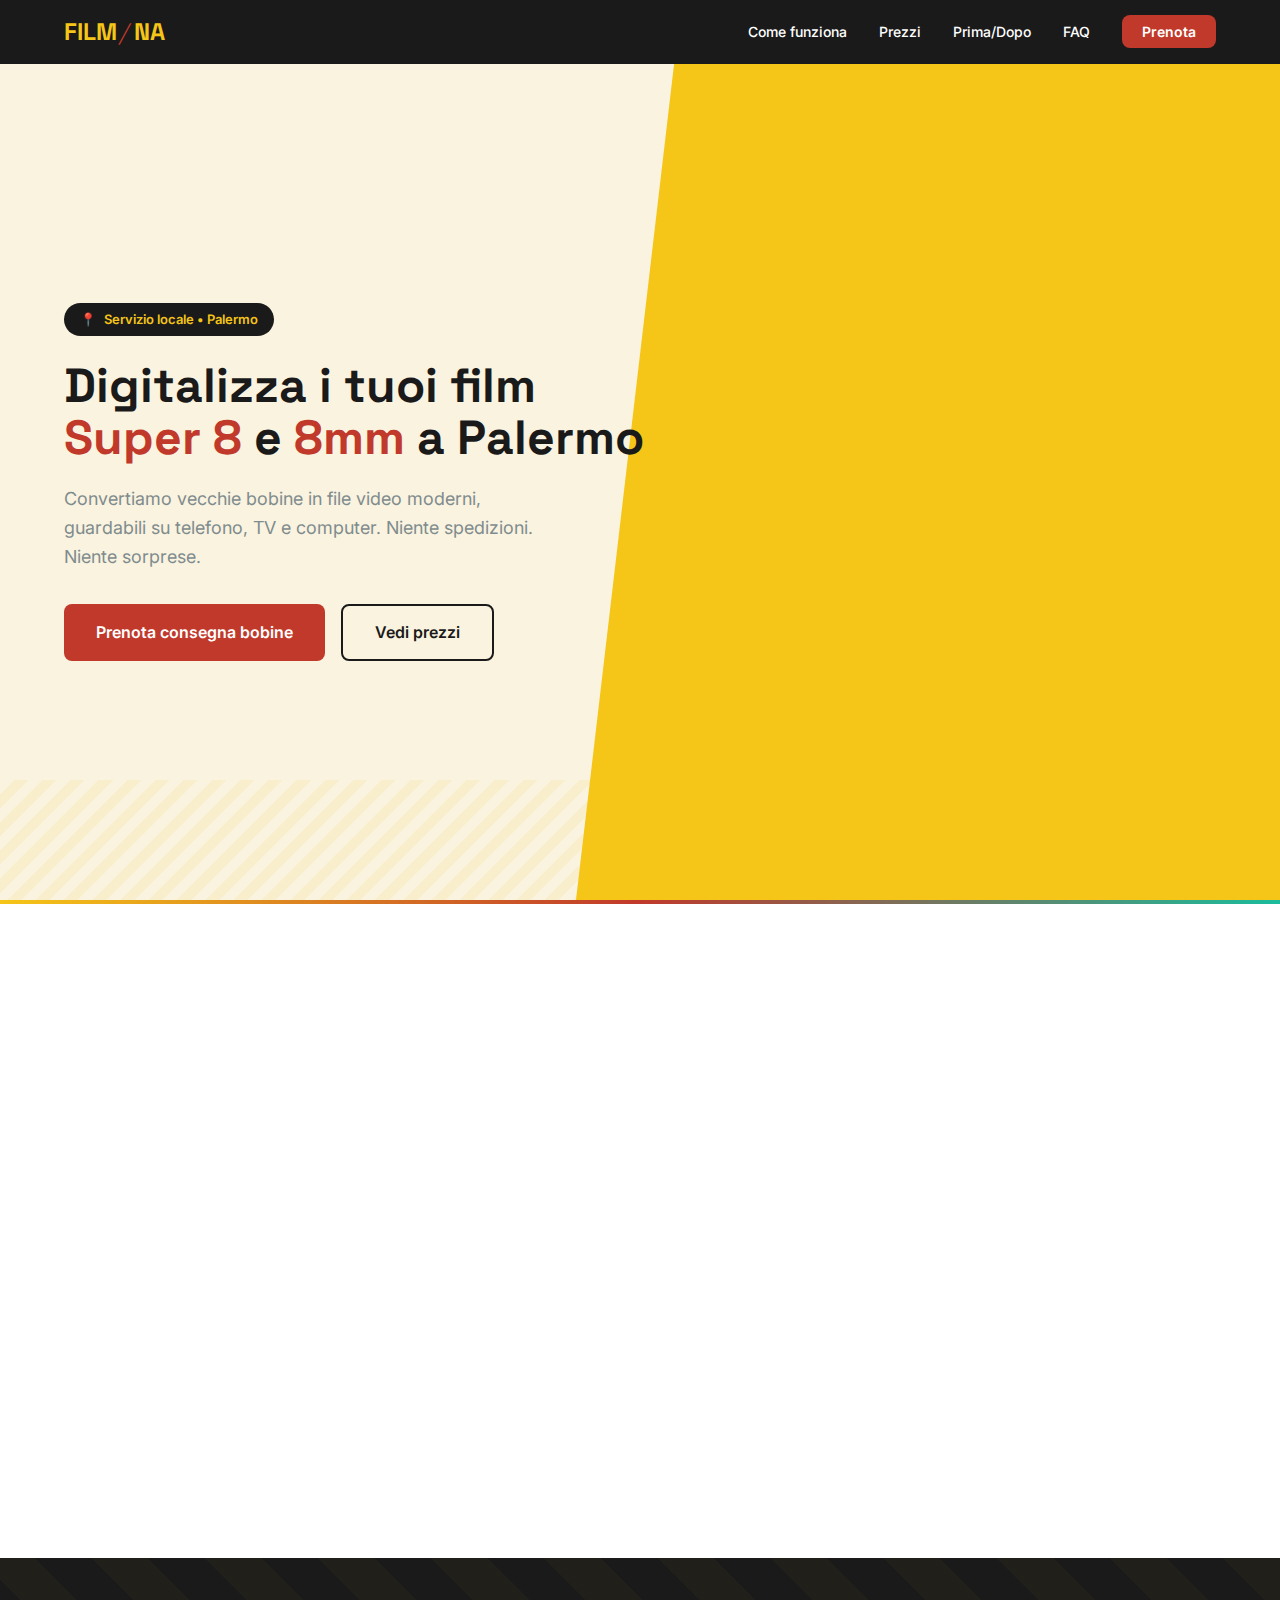
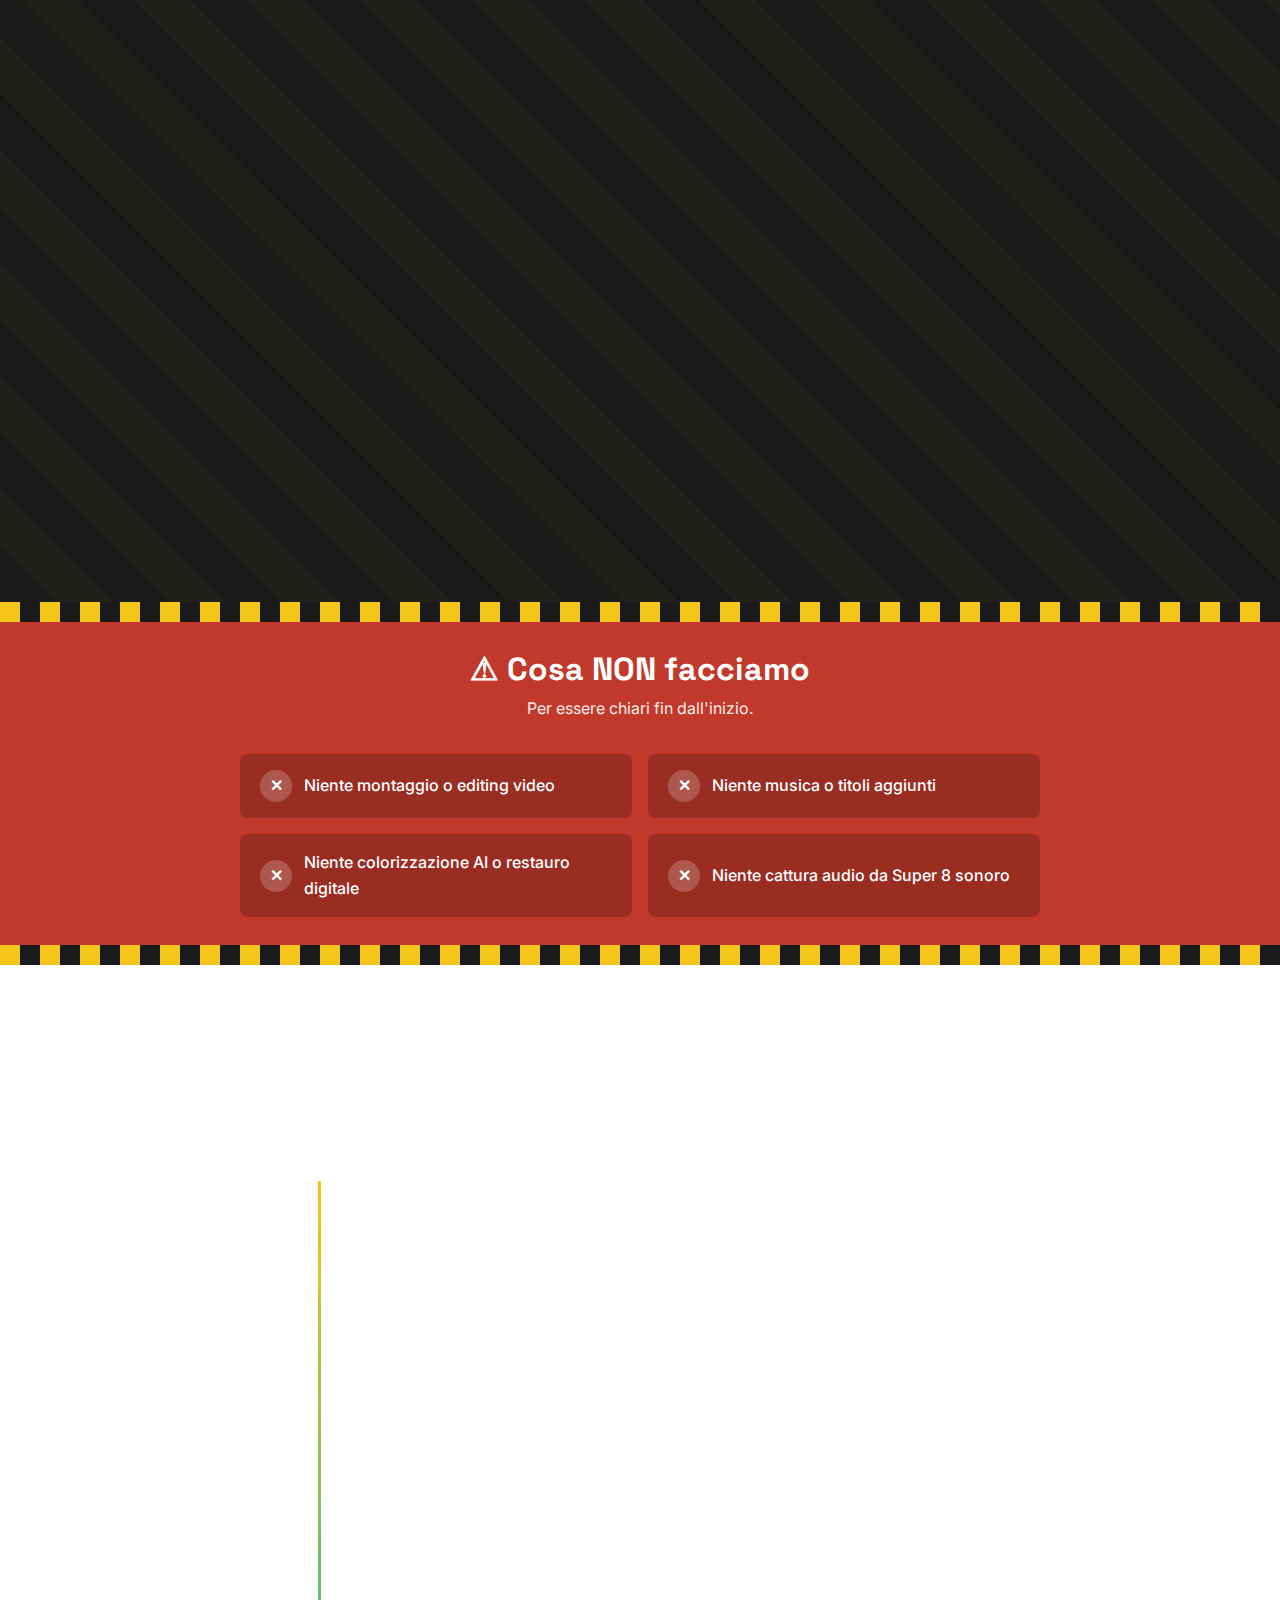
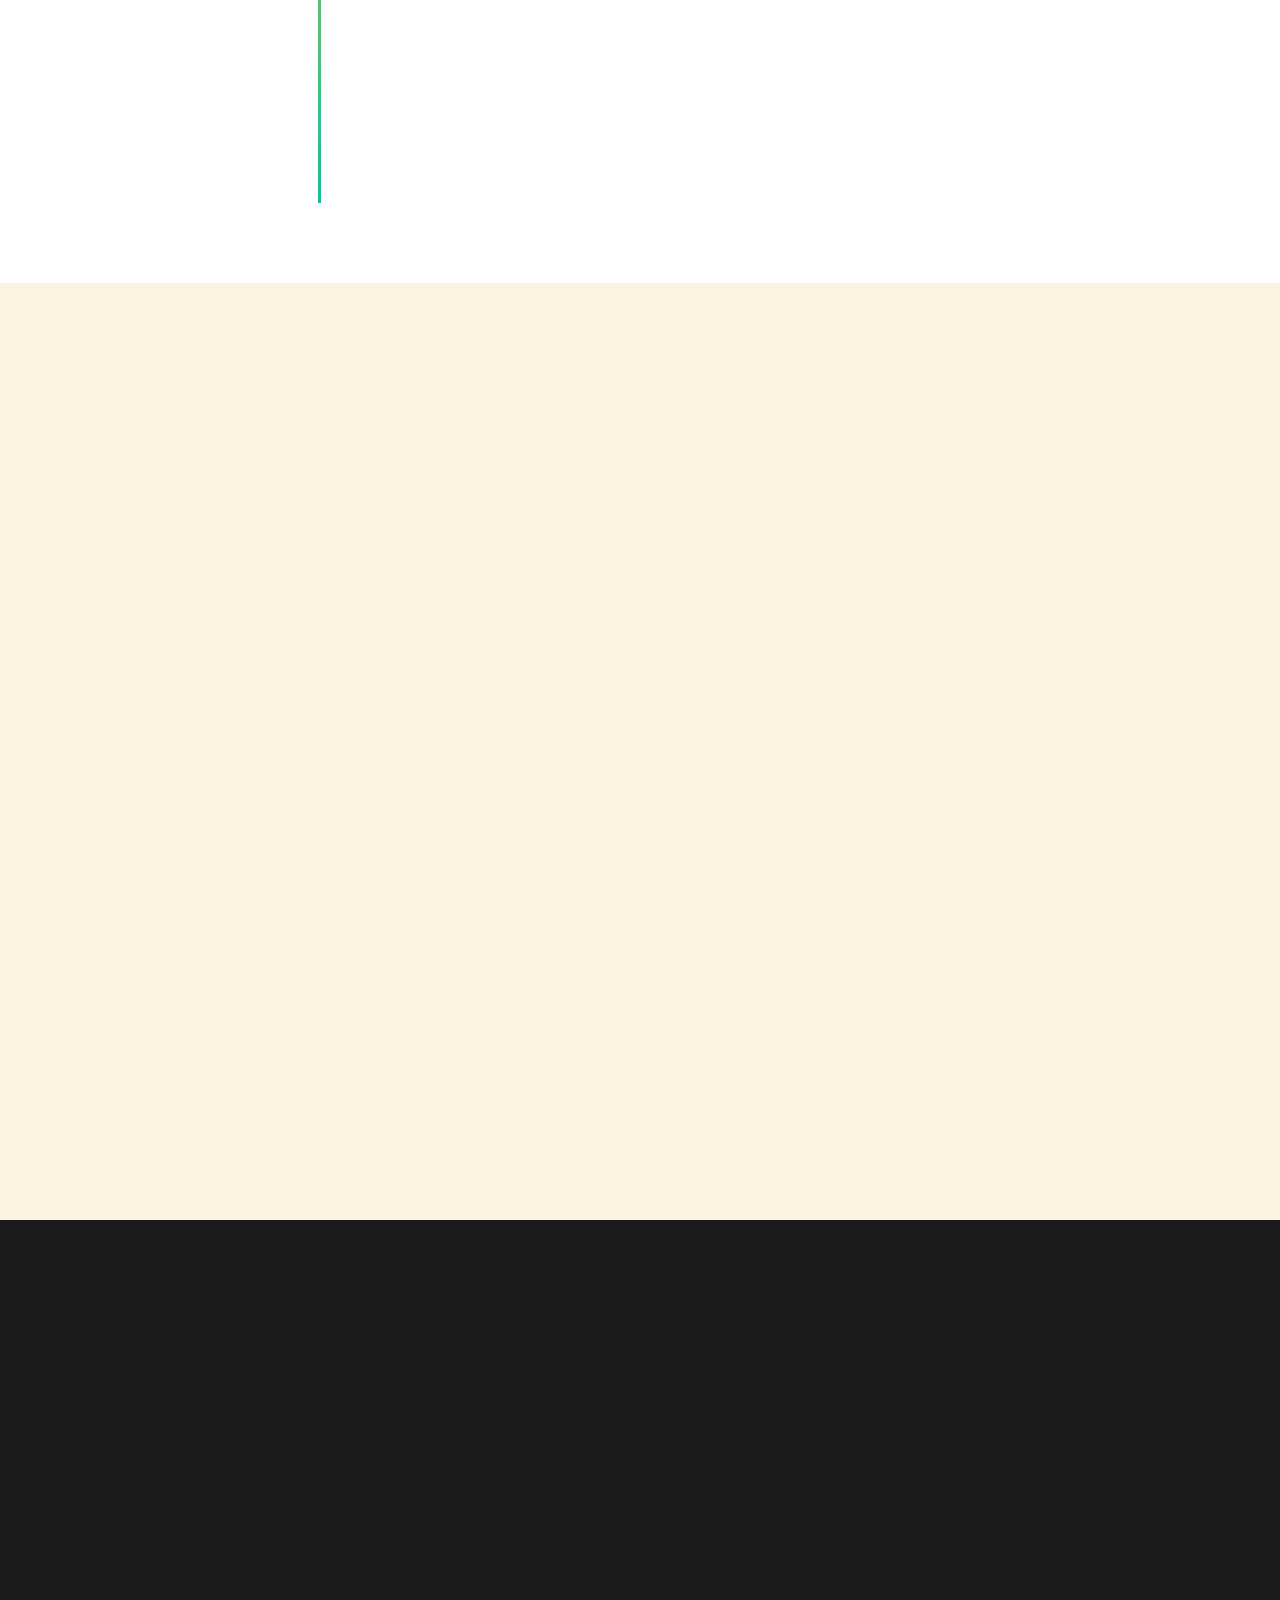
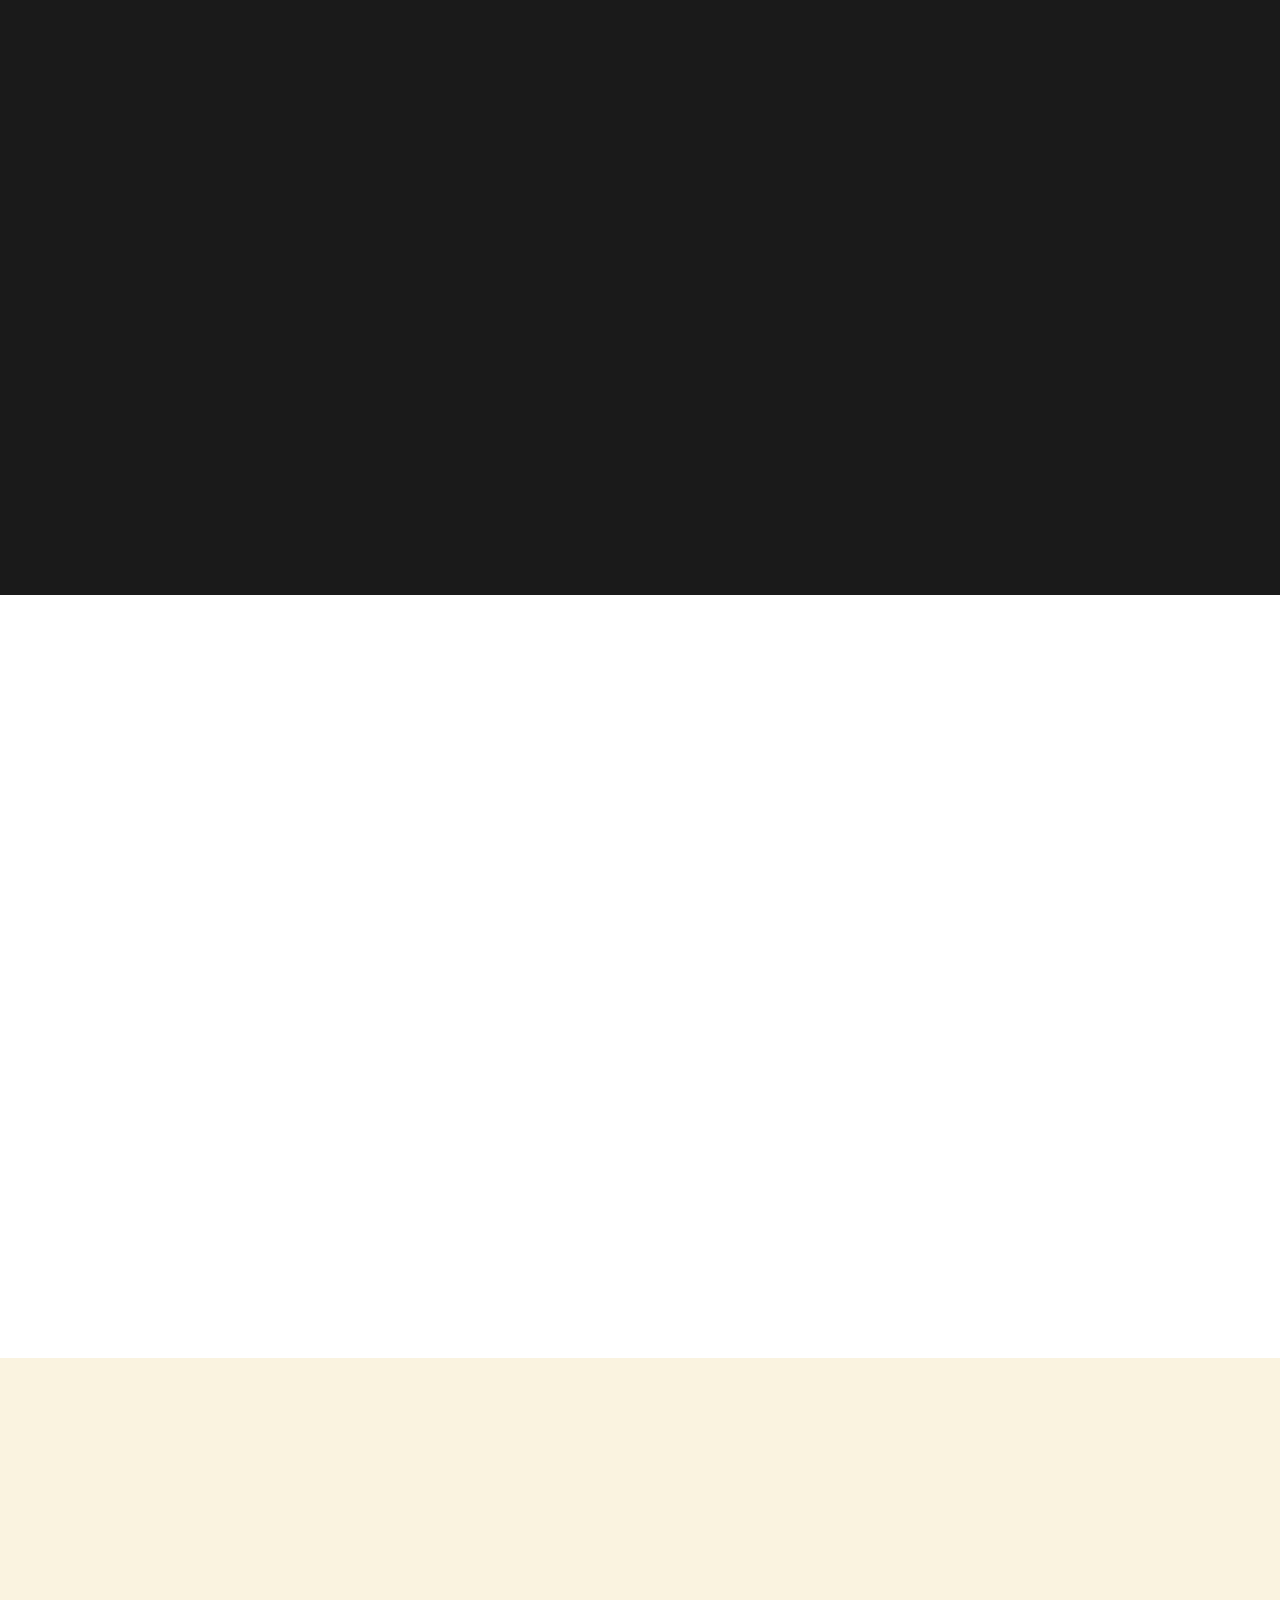
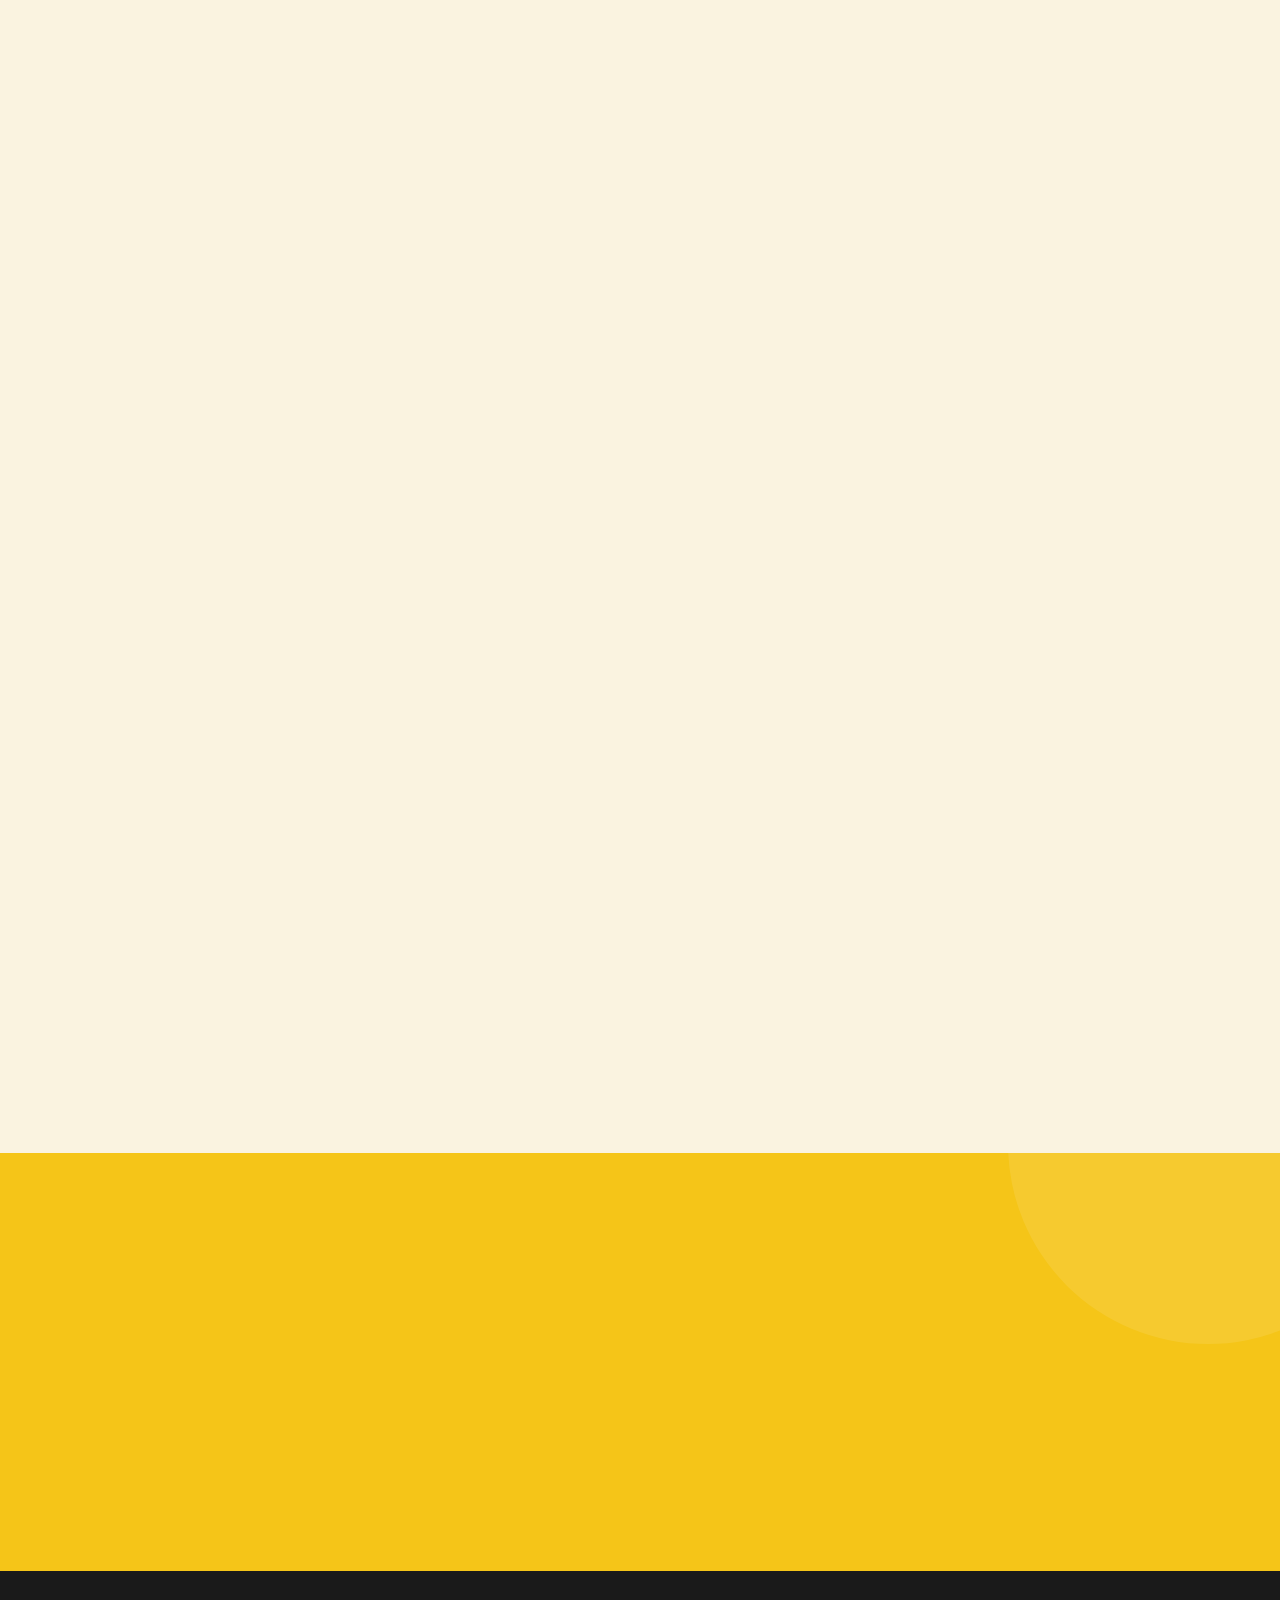
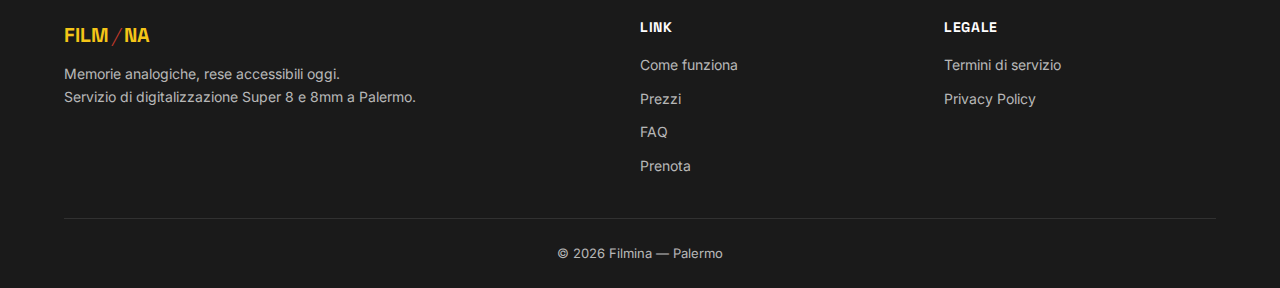
<file: index.html>
<!DOCTYPE html>
<html lang="it">
<head>
  <meta charset="UTF-8">
  <meta name="viewport" content="width=device-width, initial-scale=1.0">
  <meta name="description" content="Filmina — Digitalizzazione professionale di film Super 8 e 8mm a Palermo. Convertiamo le tue bobine in file video moderni. Servizio locale, senza spedizioni.">
  <meta name="theme-color" content="#1A1A1A">
  <title>Filmina — Digitalizza i tuoi film Super 8 e 8mm a Palermo</title>
  <link rel="preconnect" href="https://fonts.googleapis.com">
  <link rel="preconnect" href="https://fonts.gstatic.com" crossorigin>
  <link href="https://fonts.googleapis.com/css2?family=Inter:wght@400;500;600;700&family=Space+Grotesk:wght@400;500;600;700&display=swap" rel="stylesheet">
  <link rel="stylesheet" href="css/style.css">
</head>
<body>

  <a href="#hero" class="skip-link">Vai al contenuto principale</a>

  <!-- ===== Navigation ===== -->
  <nav class="navbar" role="navigation" aria-label="Navigazione principale">
    <div class="container">
      <a href="#" class="nav-logo" aria-label="Filmina — Home">FILM<span class="slash">/</span>NA</a>
      <ul class="nav-links" id="navLinks" role="menubar">
        <li role="none"><a href="#come-funziona" role="menuitem">Come funziona</a></li>
        <li role="none"><a href="#prezzi" role="menuitem">Prezzi</a></li>
        <li role="none"><a href="#prima-dopo" role="menuitem">Prima/Dopo</a></li>
        <li role="none"><a href="#faq" role="menuitem">FAQ</a></li>
        <li role="none"><a href="funnel.html" class="nav-cta" role="menuitem">Prenota</a></li>
      </ul>
      <button class="hamburger" id="hamburger" aria-label="Apri menu" aria-expanded="false">
        <span></span>
        <span></span>
        <span></span>
      </button>
    </div>
  </nav>

  <!-- ===== Hero ===== -->
  <section class="hero" id="hero">
    <div class="container">
      <div class="hero-content">
        <div class="hero-badge">Servizio locale • Palermo</div>
        <h1>Digitalizza i tuoi film <span>Super 8</span> e <span>8mm</span> a Palermo</h1>
        <p class="hero-subtitle">Convertiamo vecchie bobine in file video moderni, guardabili su telefono, TV e computer. Niente spedizioni. Niente sorprese.</p>
        <div class="hero-cta">
          <a href="funnel.html" class="btn btn-primary">Prenota consegna bobine</a>
          <a href="#prezzi" class="btn btn-secondary">Vedi prezzi</a>
        </div>
      </div>
    </div>
  </section>

  <!-- ===== Perché Digitalizzare ===== -->
  <section class="section perche" id="perche">
    <div class="container">
      <h2 class="section-title fade-in">Perché digitalizzare</h2>
      <p class="section-subtitle fade-in">Le pellicole si deteriorano. Ogni anno che passa, i colori sbiadiscono e il materiale diventa più fragile.</p>
      <div class="perche-grid">
        <div class="perche-card fade-in">
          <div class="perche-icon">🎞️</div>
          <h3>Preserva</h3>
          <p>La pellicola si degrada nel tempo. Digitalizzare significa salvare i ricordi prima che sia troppo tardi.</p>
        </div>
        <div class="perche-card fade-in">
          <div class="perche-icon">📱</div>
          <h3>Condividi</h3>
          <p>Guarda e condividi i video di famiglia su telefono, tablet, TV o computer — senza proiettore.</p>
        </div>
        <div class="perche-card fade-in">
          <div class="perche-icon">🔒</div>
          <h3>Proteggi</h3>
          <p>Una copia digitale è una copia sicura. Conservala nel cloud, su un disco, ovunque vuoi.</p>
        </div>
      </div>
      <p class="perche-baseline fade-in">"Cura, chiarezza, custodia locale."</p>
    </div>
  </section>

  <!-- ===== Servizi ===== -->
  <section class="section servizi" id="servizi">
    <div class="container">
      <h2 class="section-title fade-in">Cosa offriamo</h2>
      <p class="section-subtitle fade-in">Tre livelli di servizio, un unico standard di cura.</p>
      <div class="servizi-grid">
        <div class="servizio-card fade-in">
          <span class="servizio-badge">Base</span>
          <h3>Digitalizza</h3>
          <p class="servizio-format">MP4 1080p</p>
          <ul>
            <li>Manipolazione accurata della pellicola</li>
            <li>Pulizia a secco pre-scansione</li>
            <li>Allineamento frame</li>
            <li>Nomi file coerenti e ordinati</li>
            <li>Download sicuro via link</li>
          </ul>
        </div>
        <div class="servizio-card fade-in">
          <span class="servizio-badge">Upgrade</span>
          <h3>Clean+</h3>
          <p class="servizio-format">Miglioramento post-scansione</p>
          <ul>
            <li>Stabilizzazione video</li>
            <li>Riduzione flicker</li>
            <li>Bilanciamento esposizione</li>
            <li>Correzione colore</li>
            <li>Denoise leggero</li>
          </ul>
        </div>
        <div class="servizio-card fade-in">
          <span class="servizio-badge">Opzionale</span>
          <h3>Master Export</h3>
          <p class="servizio-format">ProRes / DNxHR</p>
          <ul>
            <li>Esportazione in formato professionale</li>
            <li>Massima qualità per editing avanzato</li>
            <li>Ideale per post-produzione</li>
          </ul>
        </div>
      </div>
    </div>
  </section>

  <!-- ===== Cosa NON Facciamo ===== -->
  <section class="non-facciamo" id="non-facciamo" aria-label="Cosa non facciamo">
    <div class="container">
      <h2>⚠ Cosa NON facciamo</h2>
      <p class="non-subtitle">Per essere chiari fin dall'inizio.</p>
      <div class="non-grid">
        <div class="non-item">Niente montaggio o editing video</div>
        <div class="non-item">Niente musica o titoli aggiunti</div>
        <div class="non-item">Niente colorizzazione AI o restauro digitale</div>
        <div class="non-item">Niente cattura audio da Super 8 sonoro</div>
      </div>
    </div>
  </section>

  <!-- ===== Come Funziona (Timeline) ===== -->
  <section class="section come-funziona" id="come-funziona">
    <div class="container">
      <h2 class="section-title fade-in">Come funziona</h2>
      <p class="section-subtitle fade-in">Dal primo contatto alla consegna, in 6 passi.</p>
      <div class="timeline">
        <div class="timeline-item">
          <div class="timeline-number">1</div>
          <div class="timeline-content">
            <h3>Prenota e consegna (locale)</h3>
            <p>Prenota uno slot, porta le bobine di persona a Palermo. Niente spedizioni.</p>
          </div>
        </div>
        <div class="timeline-item">
          <div class="timeline-number">2</div>
          <div class="timeline-content">
            <h3>Accettazione e inventario</h3>
            <p>Etichettiamo ogni bobina, foto inventario, confermiamo il preventivo.</p>
          </div>
        </div>
        <div class="timeline-item">
          <div class="timeline-number">3</div>
          <div class="timeline-content">
            <h3>Pulizia prima della scansione</h3>
            <p>Rimozione polvere a secco, controllo percorso pellicola.</p>
          </div>
        </div>
        <div class="timeline-item">
          <div class="timeline-number">4</div>
          <div class="timeline-content">
            <h3>Scansione frame-by-frame</h3>
            <p>Scansione digitale fotogramma per fotogramma. Ogni frame conta.</p>
          </div>
        </div>
        <div class="timeline-item">
          <div class="timeline-number">5</div>
          <div class="timeline-content">
            <h3>Clean+ (se scelto)</h3>
            <p>Passaggio opzionale di miglioramento: stabilizzazione, colore, flicker, denoise.</p>
          </div>
        </div>
        <div class="timeline-item">
          <div class="timeline-number">6</div>
          <div class="timeline-content">
            <h3>Consegna e ritiro</h3>
            <p>Link download o copia su disco. Ritiro bobine originali di persona.</p>
          </div>
        </div>
      </div>
    </div>
  </section>

  <!-- ===== Prezzi ===== -->
  <section class="section prezzi" id="prezzi">
    <div class="container">
      <h2 class="section-title fade-in">Prezzi chiari, senza sorprese</h2>
      <p class="section-subtitle fade-in">Fasce basate sui minuti totali dell'ordine. Un prezzo, tutto incluso.</p>

      <div class="pricing-shelf fade-in">
        <div class="price-box">
          <div class="minutes">0–30 min</div>
          <div class="price">€80</div>
          <div class="clean-price">Clean+ €50</div>
        </div>
        <div class="price-box">
          <div class="minutes">31–60 min</div>
          <div class="price">€120</div>
          <div class="clean-price">Clean+ €80</div>
        </div>
        <div class="price-box">
          <div class="minutes">61–120 min</div>
          <div class="price">€190</div>
          <div class="clean-price">Clean+ €140</div>
        </div>
        <div class="price-box">
          <div class="minutes">121–180 min</div>
          <div class="price">€250</div>
          <div class="clean-price">Clean+ €190</div>
        </div>
        <div class="price-box">
          <div class="minutes">181–240 min</div>
          <div class="price">€300</div>
          <div class="clean-price">Clean+ €230</div>
        </div>
        <div class="price-box">
          <div class="minutes">241–300 min</div>
          <div class="price">€350</div>
          <div class="clean-price">Clean+ €270</div>
        </div>
        <div class="price-box">
          <div class="minutes">300+ min</div>
          <div class="price">€1,10<small>/min</small></div>
          <div class="clean-price">Clean+ €0,90/min</div>
        </div>
      </div>

      <div class="pricing-extras fade-in">
        <div class="pricing-extra-card">
          <h3>🎬 Extra e opzioni</h3>
          <ul>
            <li><span>Master Export (ProRes/DNxHR)</span><span>+€30</span></li>
            <li><span>Urgenza (48–72h)</span><span>+25%</span></li>
            <li><span>Download via link</span><span>Incluso</span></li>
            <li><span>Disco del cliente</span><span>Gratuito</span></li>
            <li><span>Nostro disco</span><span>+€15</span></li>
          </ul>
        </div>
        <div class="pricing-extra-card">
          <h3>💰 Anticipo richiesto</h3>
          <ul>
            <li><span>0–30 min</span><span>€20</span></li>
            <li><span>31–60 min</span><span>€30</span></li>
            <li><span>61–120 min</span><span>€40</span></li>
            <li><span>121–180 min</span><span>€50</span></li>
            <li><span>181–240 min</span><span>€60</span></li>
            <li><span>241–300 min</span><span>€70</span></li>
            <li><span>300+ min</span><span>€80</span></li>
          </ul>
        </div>
        <div class="pricing-extra-card">
          <h3>🔍 Check-up pellicola</h3>
          <ul>
            <li><span>Analisi stato pellicola</span><span>€30</span></li>
            <li><span>Se procedi con l'ordine</span><span>Scalato dal totale</span></li>
          </ul>
        </div>
      </div>
    </div>
  </section>

  <!-- ===== Prima / Dopo ===== -->
  <section class="section prima-dopo" id="prima-dopo">
    <div class="container">
      <h2 class="section-title fade-in">Cosa migliora davvero (e cosa no)</h2>
      <p class="section-subtitle fade-in">Niente magie: miglioramenti conservativi, rispettando la pellicola.</p>
      <div class="comparison-grid">
        <div class="comparison-card fade-in">
          <div class="comparison-label">Flicker</div>
          <div class="comparison-images">
            <div class="comparison-img-wrapper">
              <span class="comparison-img-tag">Prima</span>
              <img src="img/flicker-before.svg" alt="Frame con sfarfallio evidente" width="320" height="200" loading="lazy">
            </div>
            <div class="comparison-img-wrapper">
              <span class="comparison-img-tag comparison-img-tag--after">Dopo</span>
              <img src="img/flicker-after.svg" alt="Frame con sfarfallio ridotto" width="320" height="200" loading="lazy">
            </div>
          </div>
          <div class="comparison-body">
            <div class="comparison-before">Sfarfallio evidente</div>
            <div class="comparison-arrow">→</div>
            <div class="comparison-after">Ridotto (non sempre eliminabile)</div>
          </div>
        </div>
        <div class="comparison-card fade-in">
          <div class="comparison-label">Stabilizzazione</div>
          <div class="comparison-images">
            <div class="comparison-img-wrapper">
              <span class="comparison-img-tag">Prima</span>
              <img src="img/stabilize-before.svg" alt="Frame con tremolio da ripresa a mano" width="320" height="200" loading="lazy">
            </div>
            <div class="comparison-img-wrapper">
              <span class="comparison-img-tag comparison-img-tag--after">Dopo</span>
              <img src="img/stabilize-after.svg" alt="Frame stabilizzato con leggero crop" width="320" height="200" loading="lazy">
            </div>
          </div>
          <div class="comparison-body">
            <div class="comparison-before">Tremolio mano</div>
            <div class="comparison-arrow">→</div>
            <div class="comparison-after">Più stabile, possibile crop leggero</div>
          </div>
        </div>
        <div class="comparison-card fade-in">
          <div class="comparison-label">Denoise</div>
          <div class="comparison-images">
            <div class="comparison-img-wrapper">
              <span class="comparison-img-tag">Prima</span>
              <img src="img/denoise-before.svg" alt="Frame con grana, rumore e sporco" width="320" height="200" loading="lazy">
            </div>
            <div class="comparison-img-wrapper">
              <span class="comparison-img-tag comparison-img-tag--after">Dopo</span>
              <img src="img/denoise-after.svg" alt="Frame più pulito dopo denoise leggero" width="320" height="200" loading="lazy">
            </div>
          </div>
          <div class="comparison-body">
            <div class="comparison-before">Grana/rumore + sporco</div>
            <div class="comparison-arrow">→</div>
            <div class="comparison-after">Più pulito, senza effetto "plastificato"</div>
          </div>
        </div>
        <div class="comparison-card fade-in">
          <div class="comparison-label">Colore</div>
          <div class="comparison-images">
            <div class="comparison-img-wrapper">
              <span class="comparison-img-tag">Prima</span>
              <img src="img/color-before.svg" alt="Frame con dominante gialla e verde" width="320" height="200" loading="lazy">
            </div>
            <div class="comparison-img-wrapper">
              <span class="comparison-img-tag comparison-img-tag--after">Dopo</span>
              <img src="img/color-after.svg" alt="Frame con tinte naturali e bilanciate" width="320" height="200" loading="lazy">
            </div>
          </div>
          <div class="comparison-body">
            <div class="comparison-before">Dominante gialla/verde</div>
            <div class="comparison-arrow">→</div>
            <div class="comparison-after">Tinte più naturali, coerenza tra scene</div>
          </div>
        </div>
      </div>
      <p class="comparison-disclaimer fade-in">Il risultato dipende dallo stato della pellicola e dalle riprese originali.</p>
    </div>
  </section>

  <!-- ===== Trust / Policies ===== -->
  <section class="section trust" id="trust">
    <div class="container">
      <h2 class="section-title fade-in">Garanzie e condizioni</h2>
      <p class="section-subtitle fade-in">Trasparenza totale su cosa accettiamo e come lavoriamo.</p>
      <div class="trust-grid">
        <div class="trust-card fade-in">
          <h3>📋 Criteri di accettazione</h3>
          <p>Accettiamo bobine Super 8 e 8mm standard in condizioni ragionevoli. Ogni bobina viene ispezionata prima della scansione.</p>
        </div>
        <div class="trust-card fade-in">
          <h3>🛑 Condizioni di stop</h3>
          <ul>
            <li>Odore di aceto (sindrome acetica)</li>
            <li>Deformazione grave della pellicola</li>
            <li>Perforazioni strappate o bordi danneggiati</li>
            <li>Contaminazione (muffa, polvere eccessiva)</li>
            <li>Pellicola fragile, si rompe al tatto</li>
          </ul>
        </div>
        <div class="trust-card fade-in">
          <h3>🗂️ Inventario e custodia</h3>
          <p>Ogni bobina viene etichettata, fotografata e registrata. Ricevi un inventario completo all'accettazione.</p>
        </div>
        <div class="trust-card fade-in">
          <h3>⏰ Conservazione file</h3>
          <p>I file digitali vengono conservati per un massimo di 15 giorni dalla consegna. Dopo, vengono cancellati definitivamente. Scarica o ritira entro quel termine.</p>
        </div>
      </div>
    </div>
  </section>

  <!-- ===== FAQ ===== -->
  <section class="section faq" id="faq">
    <div class="container">
      <h2 class="section-title fade-in">Domande frequenti</h2>
      <div class="faq-list">
        <div class="faq-item fade-in">
          <button class="faq-question" aria-expanded="false">
            <span>Digitalizzate Super 8 sonoro?</span>
            <span class="faq-icon" aria-hidden="true"></span>
          </button>
          <div class="faq-answer" role="region">
            <div class="faq-answer-inner">No. Digitalizziamo solo l'immagine. La traccia audio del Super 8 sonoro non viene catturata.</div>
          </div>
        </div>
        <div class="faq-item fade-in">
          <button class="faq-question" aria-expanded="false">
            <span>Montate un film unico o aggiungete musica?</span>
            <span class="faq-icon" aria-hidden="true"></span>
          </button>
          <div class="faq-answer" role="region">
            <div class="faq-answer-inner">No. Forniamo un file per bobina, senza montaggio, musica o titoli aggiunti.</div>
          </div>
        </div>
        <div class="faq-item fade-in">
          <button class="faq-question" aria-expanded="false">
            <span>Potete farlo diventare "come nuovo"?</span>
            <span class="faq-icon" aria-hidden="true"></span>
          </button>
          <div class="faq-answer" role="region">
            <div class="faq-answer-inner">No. Applichiamo miglioramenti conservativi (stabilizzazione, colore, denoise leggero). Il risultato rispetta la natura della pellicola originale.</div>
          </div>
        </div>
        <div class="faq-item fade-in">
          <button class="faq-question" aria-expanded="false">
            <span>Accettate spedizioni?</span>
            <span class="faq-icon" aria-hidden="true"></span>
          </button>
          <div class="faq-answer" role="region">
            <div class="faq-answer-inner">No. Solo consegna e ritiro di persona a Palermo.</div>
          </div>
        </div>
        <div class="faq-item fade-in">
          <button class="faq-question" aria-expanded="false">
            <span>Che formati ricevo?</span>
            <span class="faq-icon" aria-hidden="true"></span>
          </button>
          <div class="faq-answer" role="region">
            <div class="faq-answer-inner">MP4 H.264 1080p come standard. ProRes/DNxHR disponibile come opzione aggiuntiva (Master Export).</div>
          </div>
        </div>
        <div class="faq-item fade-in">
          <button class="faq-question" aria-expanded="false">
            <span>Posso portare un mio hard disk?</span>
            <span class="faq-icon" aria-hidden="true"></span>
          </button>
          <div class="faq-answer" role="region">
            <div class="faq-answer-inner">Sì. È anzi consigliato. Copia su disco del cliente inclusa gratuitamente.</div>
          </div>
        </div>
        <div class="faq-item fade-in">
          <button class="faq-question" aria-expanded="false">
            <span>Quanto tempo conservate i file?</span>
            <span class="faq-icon" aria-hidden="true"></span>
          </button>
          <div class="faq-answer" role="region">
            <div class="faq-answer-inner">Massimo 15 giorni dalla comunicazione di completamento. Dopo, i file vengono cancellati definitivamente.</div>
          </div>
        </div>
        <div class="faq-item fade-in">
          <button class="faq-question" aria-expanded="false">
            <span>Come funziona l'anticipo?</span>
            <span class="faq-icon" aria-hidden="true"></span>
          </button>
          <div class="faq-answer" role="region">
            <div class="faq-answer-inner">L'anticipo varia in base alla fascia di prezzo ed è scalato dal totale finale. Viene rimborsato solo se rifiutiamo le bobine per rischio tecnico in fase di accettazione.</div>
          </div>
        </div>
      </div>
    </div>
  </section>

  <!-- ===== Tempi di consegna ===== -->
  <section class="section tempi" id="tempi">
    <div class="container">
      <h2 class="section-title fade-in">Tempi di consegna indicativi</h2>
      <p class="section-subtitle fade-in">Dal ricevimento delle bobine alla consegna dei file, in base ai minuti totali.</p>
      <div class="tempi-grid">
        <div class="tempo-card fade-in">
          <div class="tempo-range">0–60 min</div>
          <div class="tempo-days">3–7 giorni</div>
          <div class="tempo-note">Scansione + controllo qualità + consegna</div>
        </div>
        <div class="tempo-card fade-in">
          <div class="tempo-range">61–180 min</div>
          <div class="tempo-days">7–14 giorni</div>
          <div class="tempo-note">Scansione + controllo qualità + consegna</div>
        </div>
        <div class="tempo-card fade-in">
          <div class="tempo-range">180+ min</div>
          <div class="tempo-days">Su pianificazione</div>
          <div class="tempo-note">Urgenza disponibile se confermata</div>
        </div>
      </div>
      <p class="tempi-disclaimer fade-in">I tempi possono variare in base alla coda di lavorazione. Confermati all'accettazione.</p>
    </div>
  </section>

  <!-- ===== Booking CTA ===== -->
  <section class="section booking" id="prenota">
    <div class="container">
      <h2 class="fade-in">Pronto a salvare i tuoi ricordi?</h2>
      <p class="booking-subtitle fade-in">Due percorsi, un unico obiettivo: preservare le tue pellicole.</p>
      <div class="booking-ctas fade-in">
        <a href="funnel.html" class="btn btn-primary">Prenota digitalizzazione</a>
        <a href="funnel.html#checkup" class="btn btn-secondary">Prenota check-up</a>
      </div>
      <p class="booking-info fade-in">
        <strong>Area servita: Palermo (solo consegna locale)</strong><br>
        Per info: WhatsApp o contattaci direttamente.
      </p>
    </div>
  </section>

  <!-- ===== Footer ===== -->
  <footer class="footer" role="contentinfo">
    <div class="container">
      <div class="footer-content">
        <div class="footer-brand">
          <div class="nav-logo">FILM<span class="slash">/</span>NA</div>
          <p>Memorie analogiche, rese accessibili oggi.<br>Servizio di digitalizzazione Super 8 e 8mm a Palermo.</p>
        </div>
        <div>
          <h4>Link</h4>
          <ul>
            <li><a href="#come-funziona">Come funziona</a></li>
            <li><a href="#prezzi">Prezzi</a></li>
            <li><a href="#faq">FAQ</a></li>
            <li><a href="funnel.html">Prenota</a></li>
          </ul>
        </div>
        <div>
          <h4>Legale</h4>
          <ul>
            <li><a href="termini.html">Termini di servizio</a></li>
            <li><a href="privacy.html">Privacy Policy</a></li>
          </ul>
        </div>
      </div>
      <div class="footer-bottom">
        <p>&copy; <span id="currentYear"></span> Filmina — Palermo</p>
      </div>
    </div>
  </footer>

  <script src="js/main.js"></script>
</body>
</html>
</file>
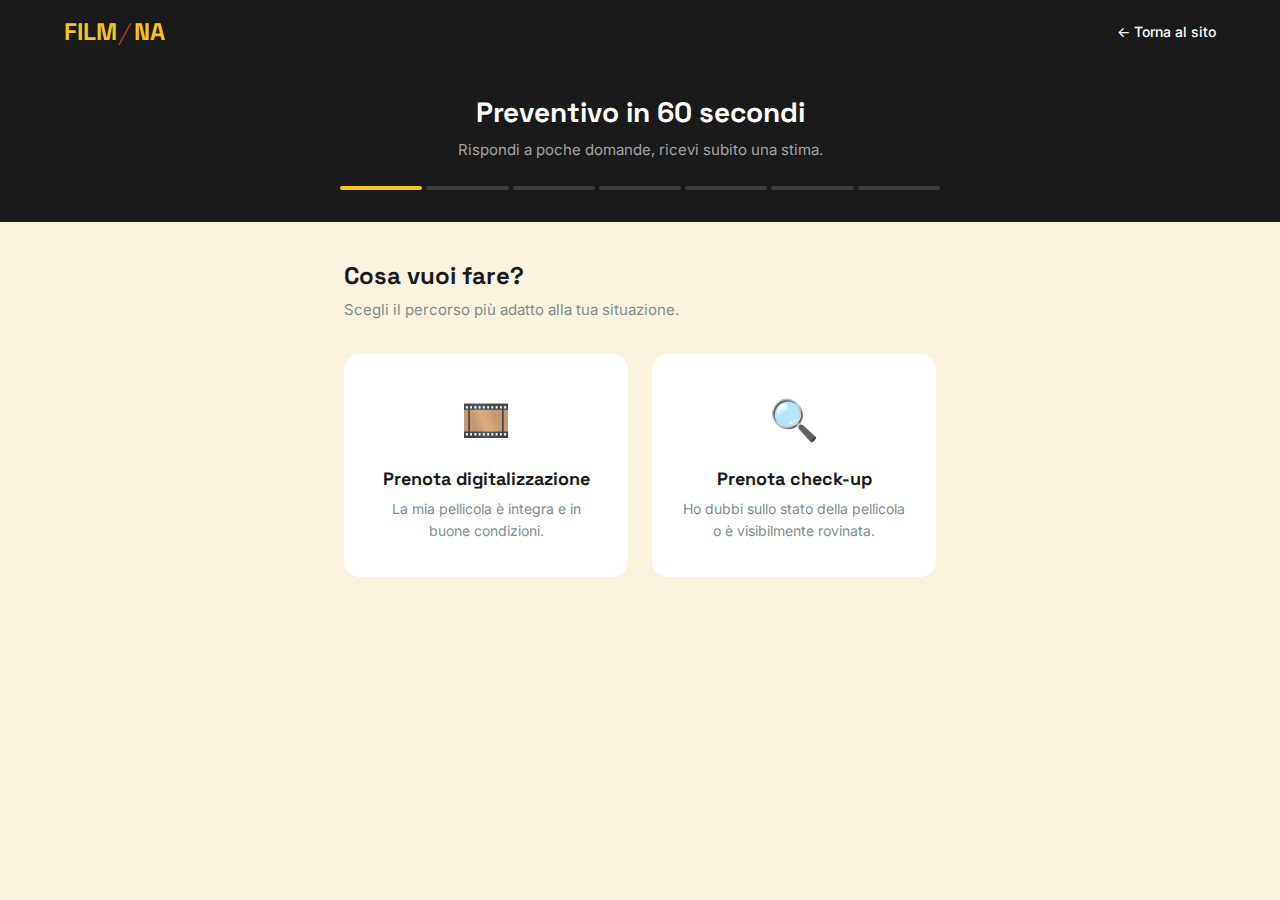
<file: funnel.html>
<!DOCTYPE html>
<html lang="it">
<head>
  <meta charset="UTF-8">
  <meta name="viewport" content="width=device-width, initial-scale=1.0">
  <meta name="description" content="Filmina — Preventivo rapido per la digitalizzazione delle tue bobine Super 8 e 8mm a Palermo.">
  <meta name="theme-color" content="#1A1A1A">
  <title>Preventivo — Filmina</title>
  <link rel="preconnect" href="https://fonts.googleapis.com">
  <link rel="preconnect" href="https://fonts.gstatic.com" crossorigin>
  <link href="https://fonts.googleapis.com/css2?family=Inter:wght@400;500;600;700&family=Space+Grotesk:wght@400;500;600;700&display=swap" rel="stylesheet">
  <link rel="stylesheet" href="css/style.css">
</head>
<body class="funnel-page">

  <a href="#funnelBody" class="skip-link">Vai al contenuto principale</a>

  <!-- ===== Navigation ===== -->
  <nav class="navbar" role="navigation" aria-label="Navigazione principale">
    <div class="container">
      <a href="index.html" class="nav-logo" aria-label="Filmina — Home">FILM<span class="slash">/</span>NA</a>
      <ul class="nav-links" id="navLinks" role="menubar">
        <li role="none"><a href="index.html" role="menuitem">← Torna al sito</a></li>
      </ul>
      <button class="hamburger" id="hamburger" aria-label="Apri menu" aria-expanded="false">
        <span></span>
        <span></span>
        <span></span>
      </button>
    </div>
  </nav>

  <!-- ===== Funnel Header ===== -->
  <div class="funnel-header">
    <h1>Preventivo in 60 secondi</h1>
    <p>Rispondi a poche domande, ricevi subito una stima.</p>
    <div class="progress-bar" id="progressBar" role="progressbar" aria-valuenow="0" aria-valuemin="0" aria-valuemax="6">
      <div class="progress-step active" data-step="0"></div>
      <div class="progress-step" data-step="1"></div>
      <div class="progress-step" data-step="2"></div>
      <div class="progress-step" data-step="3"></div>
      <div class="progress-step" data-step="4"></div>
      <div class="progress-step" data-step="5"></div>
      <div class="progress-step" data-step="6"></div>
    </div>
  </div>

  <!-- ===== Funnel Body ===== -->
  <div class="funnel-body" id="funnelBody">

    <!-- Step 0: Choose Path -->
    <div class="funnel-step active" data-step="0">
      <h2>Cosa vuoi fare?</h2>
      <p class="step-desc">Scegli il percorso più adatto alla tua situazione.</p>
      <div class="path-cards">
        <div class="path-card" id="pathDigitize" role="button" tabindex="0" aria-label="Prenota digitalizzazione">
          <div class="path-icon">🎞️</div>
          <h3>Prenota digitalizzazione</h3>
          <p>La mia pellicola è integra e in buone condizioni.</p>
        </div>
        <div class="path-card" id="pathCheckup" role="button" tabindex="0" aria-label="Prenota check-up">
          <div class="path-icon">🔍</div>
          <h3>Prenota check-up</h3>
          <p>Ho dubbi sullo stato della pellicola o è visibilmente rovinata.</p>
        </div>
      </div>
    </div>

    <!-- Step 1: Self-Assessment -->
    <div class="funnel-step" data-step="1">
      <h2>Autovalutazione rapida</h2>
      <p class="step-desc">Rispondi a queste 5 domande per capire se la pellicola può essere digitalizzata direttamente.</p>

      <div class="assessment-q" data-q="1">
        <p>1. La pellicola ha un odore forte di "aceto"?</p>
        <div class="assessment-options">
          <label><input type="radio" name="q1" value="si"><span>Sì</span></label>
          <label><input type="radio" name="q1" value="no"><span>No</span></label>
          <label><input type="radio" name="q1" value="nonso"><span>Non so</span></label>
        </div>
      </div>

      <div class="assessment-q" data-q="2">
        <p>2. La pellicola appare deformata o ondulata?</p>
        <div class="assessment-options">
          <label><input type="radio" name="q2" value="si"><span>Sì</span></label>
          <label><input type="radio" name="q2" value="no"><span>No</span></label>
          <label><input type="radio" name="q2" value="nonso"><span>Non so</span></label>
        </div>
      </div>

      <div class="assessment-q" data-q="3">
        <p>3. Le perforazioni sono strappate o i bordi sono danneggiati?</p>
        <div class="assessment-options">
          <label><input type="radio" name="q3" value="si"><span>Sì</span></label>
          <label><input type="radio" name="q3" value="no"><span>No</span></label>
          <label><input type="radio" name="q3" value="nonso"><span>Non so</span></label>
        </div>
      </div>

      <div class="assessment-q" data-q="4">
        <p>4. Ci sono segni di muffa, polvere eccessiva o contaminazioni?</p>
        <div class="assessment-options">
          <label><input type="radio" name="q4" value="si"><span>Sì</span></label>
          <label><input type="radio" name="q4" value="no"><span>No</span></label>
          <label><input type="radio" name="q4" value="nonso"><span>Non so</span></label>
        </div>
      </div>

      <div class="assessment-q" data-q="5">
        <p>5. La pellicola è spezzata o si rompe toccandola?</p>
        <div class="assessment-options">
          <label><input type="radio" name="q5" value="si"><span>Sì</span></label>
          <label><input type="radio" name="q5" value="no"><span>No</span></label>
          <label><input type="radio" name="q5" value="nonso"><span>Non so</span></label>
        </div>
      </div>

      <div class="funnel-nav">
        <button class="btn btn-secondary" data-prev>← Indietro</button>
        <button class="btn btn-primary" data-next>Avanti →</button>
      </div>
    </div>

    <!-- Step 2: Volume Estimation -->
    <div class="funnel-step" data-step="2">
      <h2>Quante bobine hai?</h2>
      <p class="step-desc">Inserisci il numero e il tipo delle bobine per stimare i minuti totali.</p>

      <div class="volume-field">
        <label for="reelType">Tipo di pellicola</label>
        <select id="reelType">
          <option value="super8">Super 8</option>
          <option value="8mm">8mm</option>
          <option value="miste">Miste</option>
        </select>
      </div>

      <p style="font-weight: 600; margin-bottom: 1rem;">Quante bobine per dimensione?</p>
      <div class="reel-sizes">
        <div class="reel-size-item">
          <label for="reelSmall">Piccola</label>
          <div class="size-info">3–5 minuti</div>
          <input type="number" id="reelSmall" min="0" max="30" value="0">
        </div>
        <div class="reel-size-item">
          <label for="reelMedium">Media</label>
          <div class="size-info">8–12 minuti</div>
          <input type="number" id="reelMedium" min="0" max="30" value="0">
        </div>
        <div class="reel-size-item">
          <label for="reelLarge">Grande</label>
          <div class="size-info">15–20 minuti</div>
          <input type="number" id="reelLarge" min="0" max="30" value="0">
        </div>
        <div class="reel-size-item">
          <label for="reelXL">Molto grande</label>
          <div class="size-info">25–35 minuti</div>
          <input type="number" id="reelXL" min="0" max="30" value="0">
        </div>
      </div>

      <div style="margin-top: 1.5rem; padding: 1rem; background: var(--white); border-radius: var(--radius); box-shadow: var(--shadow-sm);">
        <p style="color: var(--dust-grey); font-size: 0.875rem;">Minuti stimati</p>
        <p id="estimatedMinutes" style="font-family: var(--font-heading); font-size: 1.75rem; font-weight: 700;">0 min</p>
      </div>

      <div class="funnel-nav">
        <button class="btn btn-secondary" data-prev>← Indietro</button>
        <button class="btn btn-primary" data-next>Avanti →</button>
      </div>
    </div>

    <!-- Step 3: Tier Assignment -->
    <div class="funnel-step" data-step="3">
      <h2>Il tuo preventivo</h2>
      <p class="step-desc">Ecco la fascia di prezzo basata sui minuti stimati.</p>

      <div class="tier-display">
        <div class="tier-minutes" id="tierMinutes">–</div>
        <div class="tier-price" id="tierPrice">–</div>
        <div class="tier-advance" id="tierAdvance">–</div>
        <div class="tier-clean" id="tierClean">–</div>
      </div>

      <div class="funnel-nav">
        <button class="btn btn-secondary" data-prev>← Indietro</button>
        <button class="btn btn-primary" data-next>Avanti →</button>
      </div>
    </div>

    <!-- Step 4: Add-ons -->
    <div class="funnel-step" data-step="4">
      <h2>Opzioni aggiuntive</h2>
      <p class="step-desc">Seleziona le opzioni che ti interessano (facoltativo).</p>

      <div class="addon-list">
        <label class="addon-item">
          <input type="checkbox" name="addon" value="clean">
          <div class="addon-info">
            <strong>Clean+</strong>
            <span>Stabilizzazione, flicker, colore, denoise</span>
          </div>
        </label>
        <label class="addon-item">
          <input type="checkbox" name="addon" value="master">
          <div class="addon-info">
            <strong>Master Export (ProRes/DNxHR)</strong>
            <span>+€30</span>
          </div>
        </label>
        <label class="addon-item">
          <input type="checkbox" name="addon" value="drive">
          <div class="addon-info">
            <strong>Consegna su nostro disco</strong>
            <span>+€15</span>
          </div>
        </label>
        <label class="addon-item">
          <input type="checkbox" name="addon" value="download">
          <div class="addon-info">
            <strong>Download via link</strong>
            <span>Incluso</span>
          </div>
        </label>
        <label class="addon-item">
          <input type="checkbox" name="addon" value="urgenza">
          <div class="addon-info">
            <strong>Urgenza (48–72h)</strong>
            <span>+25% sul totale</span>
          </div>
        </label>
      </div>

      <div class="funnel-nav">
        <button class="btn btn-secondary" data-prev>← Indietro</button>
        <button class="btn btn-primary" data-next>Avanti →</button>
      </div>
    </div>

    <!-- Step 5: Identity & Declarations -->
    <div class="funnel-step" data-step="5">
      <h2>I tuoi dati</h2>
      <p class="step-desc">Inserisci le informazioni per completare la prenotazione.</p>

      <div class="form-field">
        <label for="userName">Nome e cognome *</label>
        <input type="text" id="userName" required placeholder="Mario Rossi">
      </div>
      <div class="form-field">
        <label for="userPhone">Telefono (WhatsApp) *</label>
        <input type="tel" id="userPhone" required placeholder="+39 333 1234567">
      </div>
      <div class="form-field">
        <label for="userEmail">Email *</label>
        <input type="email" id="userEmail" required placeholder="mario@esempio.it">
      </div>
      <div class="form-field">
        <label for="userComune">Comune *</label>
        <input type="text" id="userComune" required placeholder="Palermo">
      </div>

      <div class="declarations">
        <h3>Dichiarazioni obbligatorie</h3>
        <label class="declaration-item">
          <input type="checkbox" name="decl" value="owner" required>
          <span>Dichiaro di essere il proprietario o avere l'autorizzazione alla digitalizzazione del materiale.</span>
        </label>
        <label class="declaration-item">
          <input type="checkbox" name="decl" value="image" required>
          <span>Comprendo che il servizio riguarda solo l'immagine (niente audio).</span>
        </label>
        <label class="declaration-item">
          <input type="checkbox" name="decl" value="quality" required>
          <span>Comprendo che la qualità del risultato dipende dallo stato della pellicola originale.</span>
        </label>
        <label class="declaration-item">
          <input type="checkbox" name="decl" value="retention" required>
          <span>Comprendo che i file vengono conservati massimo 15 giorni, poi cancellati.</span>
        </label>
        <label class="declaration-item">
          <input type="checkbox" name="decl" value="tos" required>
          <span>Accetto i <a href="termini.html" target="_blank">Termini di Servizio</a> e la <a href="privacy.html" target="_blank">Privacy Policy</a>.</span>
        </label>
      </div>

      <div class="funnel-nav">
        <button class="btn btn-secondary" data-prev>← Indietro</button>
        <button class="btn btn-primary" data-next id="submitBtn">Invia richiesta →</button>
      </div>
    </div>

    <!-- Step 6: Result -->
    <div class="funnel-step" data-step="6">
      <!-- Path A: Digitization -->
      <div class="result-card" id="resultDigitize" style="display: none;">
        <div class="result-icon">✅</div>
        <h2>Richiesta inviata!</h2>
        <p class="result-summary">Ecco il riepilogo della tua prenotazione di digitalizzazione.</p>
        <div class="result-details" id="resultDetails">
          <!-- Filled by JS -->
        </div>
        <a href="index.html" class="btn btn-primary">Torna alla home</a>
      </div>

      <!-- Path B: Check-up -->
      <div class="result-card" id="resultCheckup" style="display: none;">
        <div class="result-icon">🔍</div>
        <h2>Check-up consigliato</h2>
        <p class="result-summary">In base alle risposte, è consigliata un'ispezione professionale prima della digitalizzazione.</p>
        <div class="result-risk" id="resultRisk">
          <h3>Criticità rilevate:</h3>
          <ul id="riskList">
            <!-- Filled by JS -->
          </ul>
        </div>
        <div class="result-details">
          <div class="detail-row">
            <span>Check-up pellicola</span>
            <span>€30</span>
          </div>
          <div class="detail-row">
            <span>Se procedi con l'ordine</span>
            <span>Scalato dal totale</span>
          </div>
        </div>
        <a href="index.html" class="btn btn-teal">Prenota check-up €30</a>
      </div>

      <!-- Path C: Not eligible -->
      <div class="result-card" id="resultNotEligible" style="display: none;">
        <div class="result-icon">⚠️</div>
        <h2>Alta probabilità di rischio</h2>
        <p class="result-summary">In base alle risposte, la pellicola potrebbe non essere idonea alla scansione standard. Ti consigliamo di consultare un laboratorio specializzato in restauro pellicola.</p>
        <a href="index.html" class="btn btn-secondary">Torna alla home</a>
      </div>
    </div>

  </div>

  <script src="js/funnel.js"></script>
</body>
</html>
</file>
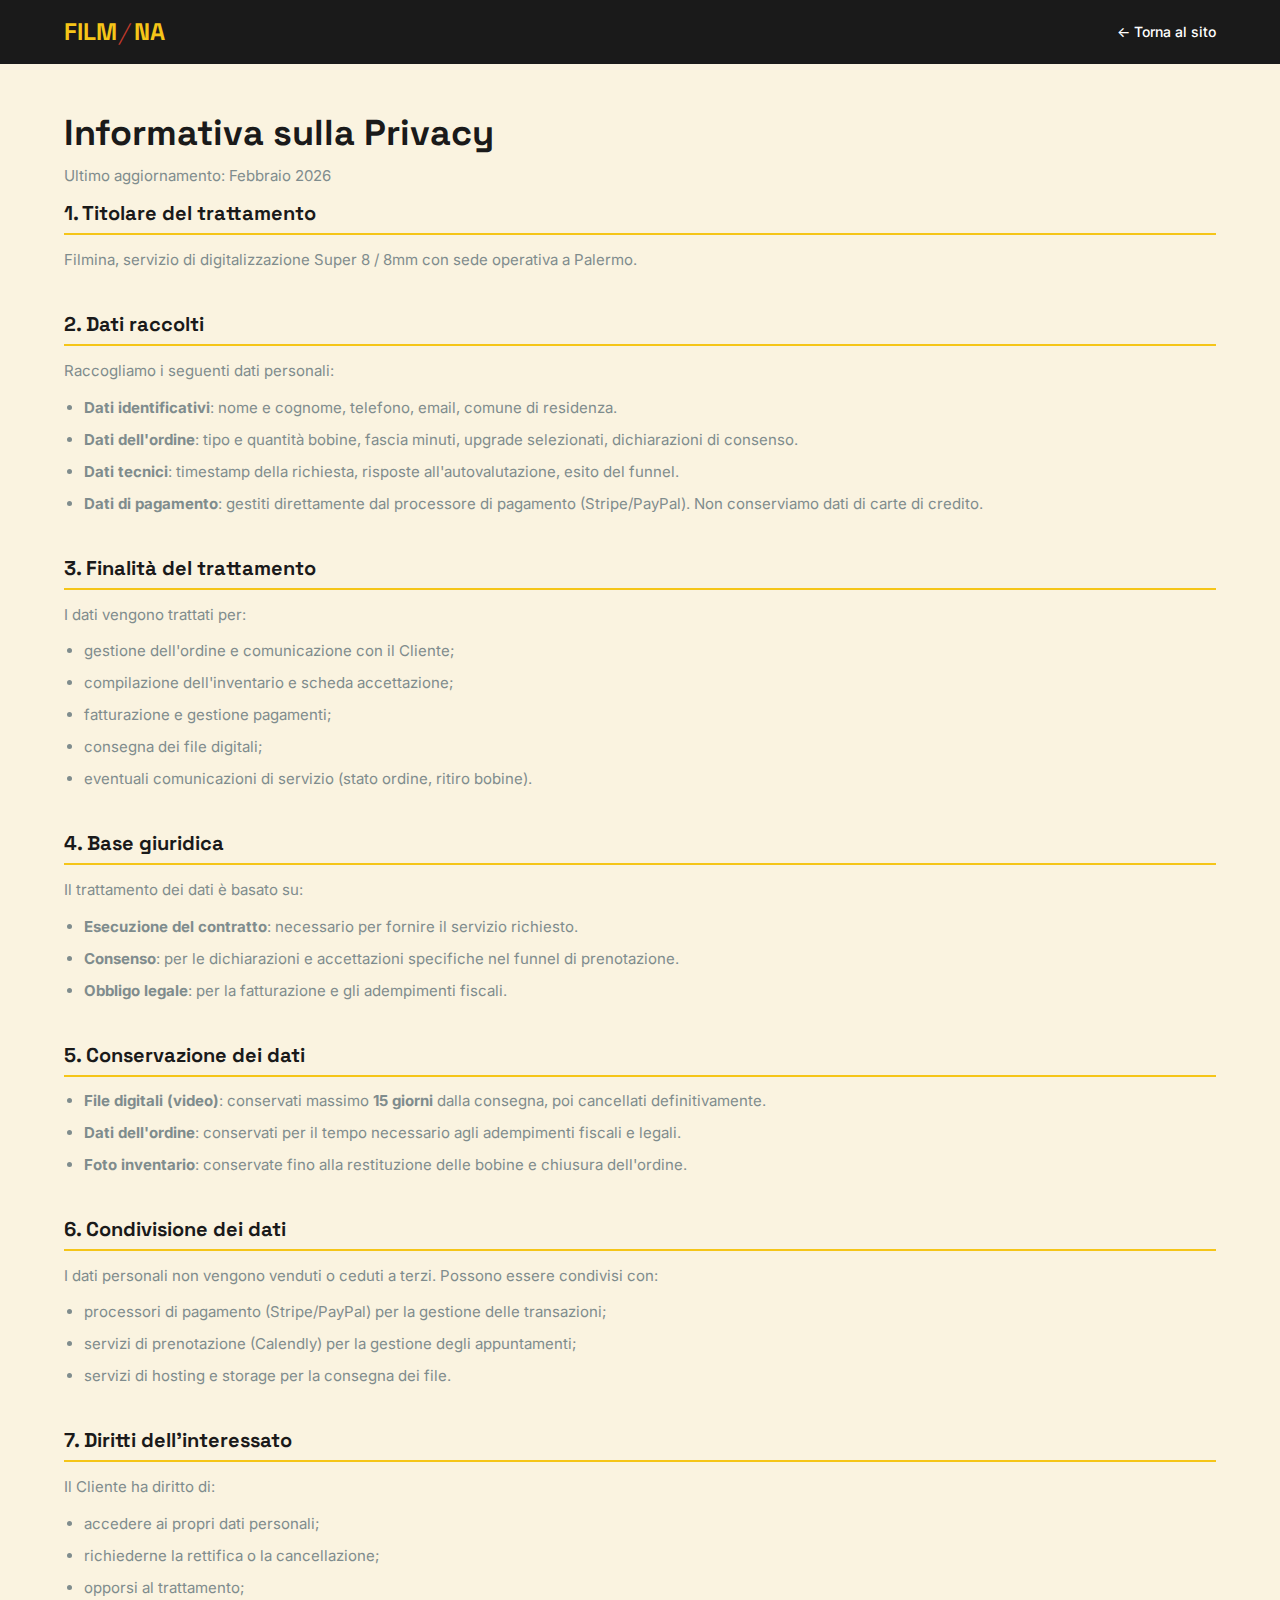
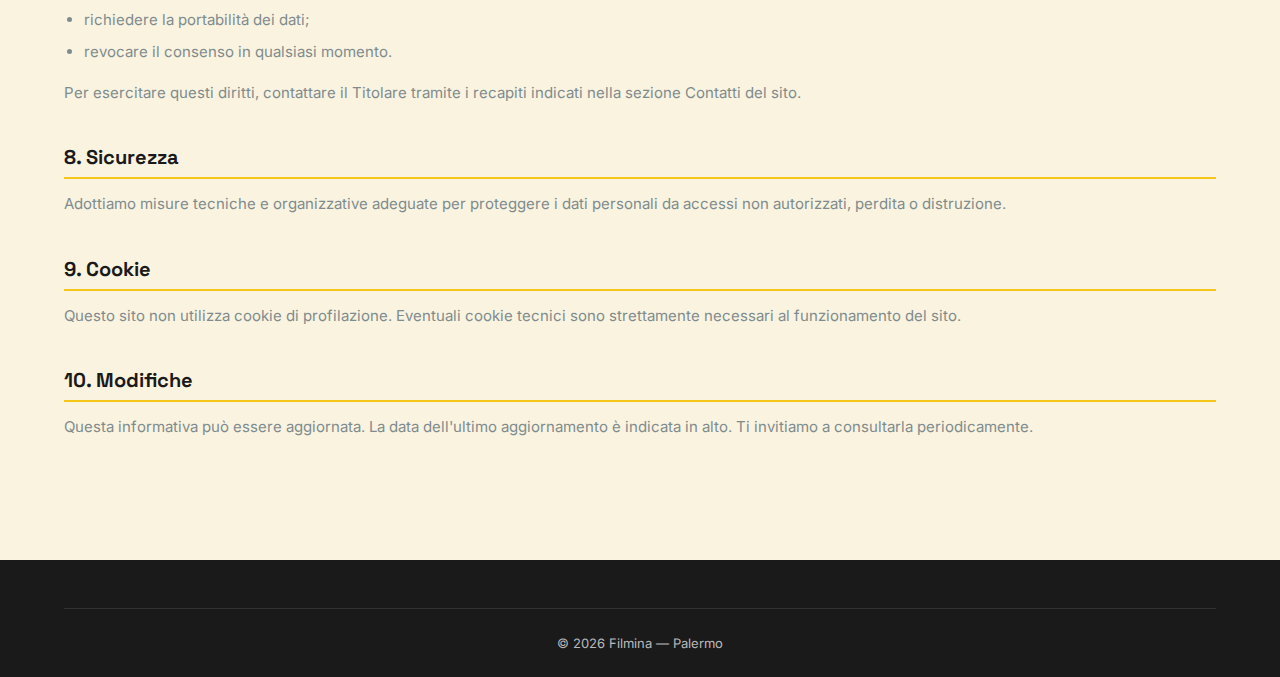
<file: privacy.html>
<!DOCTYPE html>
<html lang="it">
<head>
  <meta charset="UTF-8">
  <meta name="viewport" content="width=device-width, initial-scale=1.0">
  <meta name="description" content="Filmina — Informativa sulla Privacy per la digitalizzazione Super 8 e 8mm a Palermo.">
  <meta name="theme-color" content="#1A1A1A">
  <title>Privacy Policy — Filmina</title>
  <link rel="preconnect" href="https://fonts.googleapis.com">
  <link rel="preconnect" href="https://fonts.gstatic.com" crossorigin>
  <link href="https://fonts.googleapis.com/css2?family=Inter:wght@400;500;600;700&family=Space+Grotesk:wght@400;500;600;700&display=swap" rel="stylesheet">
  <link rel="stylesheet" href="css/style.css">
</head>
<body class="legal-page">

  <a href="#" class="skip-link" onclick="document.querySelector('.legal-content').focus()">Vai al contenuto principale</a>

  <!-- ===== Navigation ===== -->
  <nav class="navbar" role="navigation" aria-label="Navigazione principale">
    <div class="container">
      <a href="index.html" class="nav-logo" aria-label="Filmina — Home">FILM<span class="slash">/</span>NA</a>
      <ul class="nav-links" id="navLinks" role="menubar">
        <li role="none"><a href="index.html" role="menuitem">← Torna al sito</a></li>
      </ul>
      <button class="hamburger" id="hamburger" aria-label="Apri menu" aria-expanded="false">
        <span></span>
        <span></span>
        <span></span>
      </button>
    </div>
  </nav>

  <!-- ===== Content ===== -->
  <div class="legal-content">
    <div class="container">
      <h1>Informativa sulla Privacy</h1>
      <p class="legal-updated">Ultimo aggiornamento: Febbraio 2026</p>

      <section>
        <h2>1. Titolare del trattamento</h2>
        <p>Filmina, servizio di digitalizzazione Super 8 / 8mm con sede operativa a Palermo.</p>
      </section>

      <section>
        <h2>2. Dati raccolti</h2>
        <p>Raccogliamo i seguenti dati personali:</p>
        <ul>
          <li><strong>Dati identificativi</strong>: nome e cognome, telefono, email, comune di residenza.</li>
          <li><strong>Dati dell'ordine</strong>: tipo e quantità bobine, fascia minuti, upgrade selezionati, dichiarazioni di consenso.</li>
          <li><strong>Dati tecnici</strong>: timestamp della richiesta, risposte all'autovalutazione, esito del funnel.</li>
          <li><strong>Dati di pagamento</strong>: gestiti direttamente dal processore di pagamento (Stripe/PayPal). Non conserviamo dati di carte di credito.</li>
        </ul>
      </section>

      <section>
        <h2>3. Finalità del trattamento</h2>
        <p>I dati vengono trattati per:</p>
        <ul>
          <li>gestione dell'ordine e comunicazione con il Cliente;</li>
          <li>compilazione dell'inventario e scheda accettazione;</li>
          <li>fatturazione e gestione pagamenti;</li>
          <li>consegna dei file digitali;</li>
          <li>eventuali comunicazioni di servizio (stato ordine, ritiro bobine).</li>
        </ul>
      </section>

      <section>
        <h2>4. Base giuridica</h2>
        <p>Il trattamento dei dati è basato su:</p>
        <ul>
          <li><strong>Esecuzione del contratto</strong>: necessario per fornire il servizio richiesto.</li>
          <li><strong>Consenso</strong>: per le dichiarazioni e accettazioni specifiche nel funnel di prenotazione.</li>
          <li><strong>Obbligo legale</strong>: per la fatturazione e gli adempimenti fiscali.</li>
        </ul>
      </section>

      <section>
        <h2>5. Conservazione dei dati</h2>
        <ul>
          <li><strong>File digitali (video)</strong>: conservati massimo <strong>15 giorni</strong> dalla consegna, poi cancellati definitivamente.</li>
          <li><strong>Dati dell'ordine</strong>: conservati per il tempo necessario agli adempimenti fiscali e legali.</li>
          <li><strong>Foto inventario</strong>: conservate fino alla restituzione delle bobine e chiusura dell'ordine.</li>
        </ul>
      </section>

      <section>
        <h2>6. Condivisione dei dati</h2>
        <p>I dati personali non vengono venduti o ceduti a terzi. Possono essere condivisi con:</p>
        <ul>
          <li>processori di pagamento (Stripe/PayPal) per la gestione delle transazioni;</li>
          <li>servizi di prenotazione (Calendly) per la gestione degli appuntamenti;</li>
          <li>servizi di hosting e storage per la consegna dei file.</li>
        </ul>
      </section>

      <section>
        <h2>7. Diritti dell'interessato</h2>
        <p>Il Cliente ha diritto di:</p>
        <ul>
          <li>accedere ai propri dati personali;</li>
          <li>richiederne la rettifica o la cancellazione;</li>
          <li>opporsi al trattamento;</li>
          <li>richiedere la portabilità dei dati;</li>
          <li>revocare il consenso in qualsiasi momento.</li>
        </ul>
        <p>Per esercitare questi diritti, contattare il Titolare tramite i recapiti indicati nella sezione Contatti del sito.</p>
      </section>

      <section>
        <h2>8. Sicurezza</h2>
        <p>Adottiamo misure tecniche e organizzative adeguate per proteggere i dati personali da accessi non autorizzati, perdita o distruzione.</p>
      </section>

      <section>
        <h2>9. Cookie</h2>
        <p>Questo sito non utilizza cookie di profilazione. Eventuali cookie tecnici sono strettamente necessari al funzionamento del sito.</p>
      </section>

      <section>
        <h2>10. Modifiche</h2>
        <p>Questa informativa può essere aggiornata. La data dell'ultimo aggiornamento è indicata in alto. Ti invitiamo a consultarla periodicamente.</p>
      </section>
    </div>
  </div>

  <!-- ===== Footer ===== -->
  <footer class="footer" role="contentinfo">
    <div class="container">
      <div class="footer-bottom">
        <p>&copy; <script>document.write(new Date().getFullYear())</script> Filmina — Palermo</p>
      </div>
    </div>
  </footer>

  <script src="js/main.js"></script>
</body>
</html>
</file>
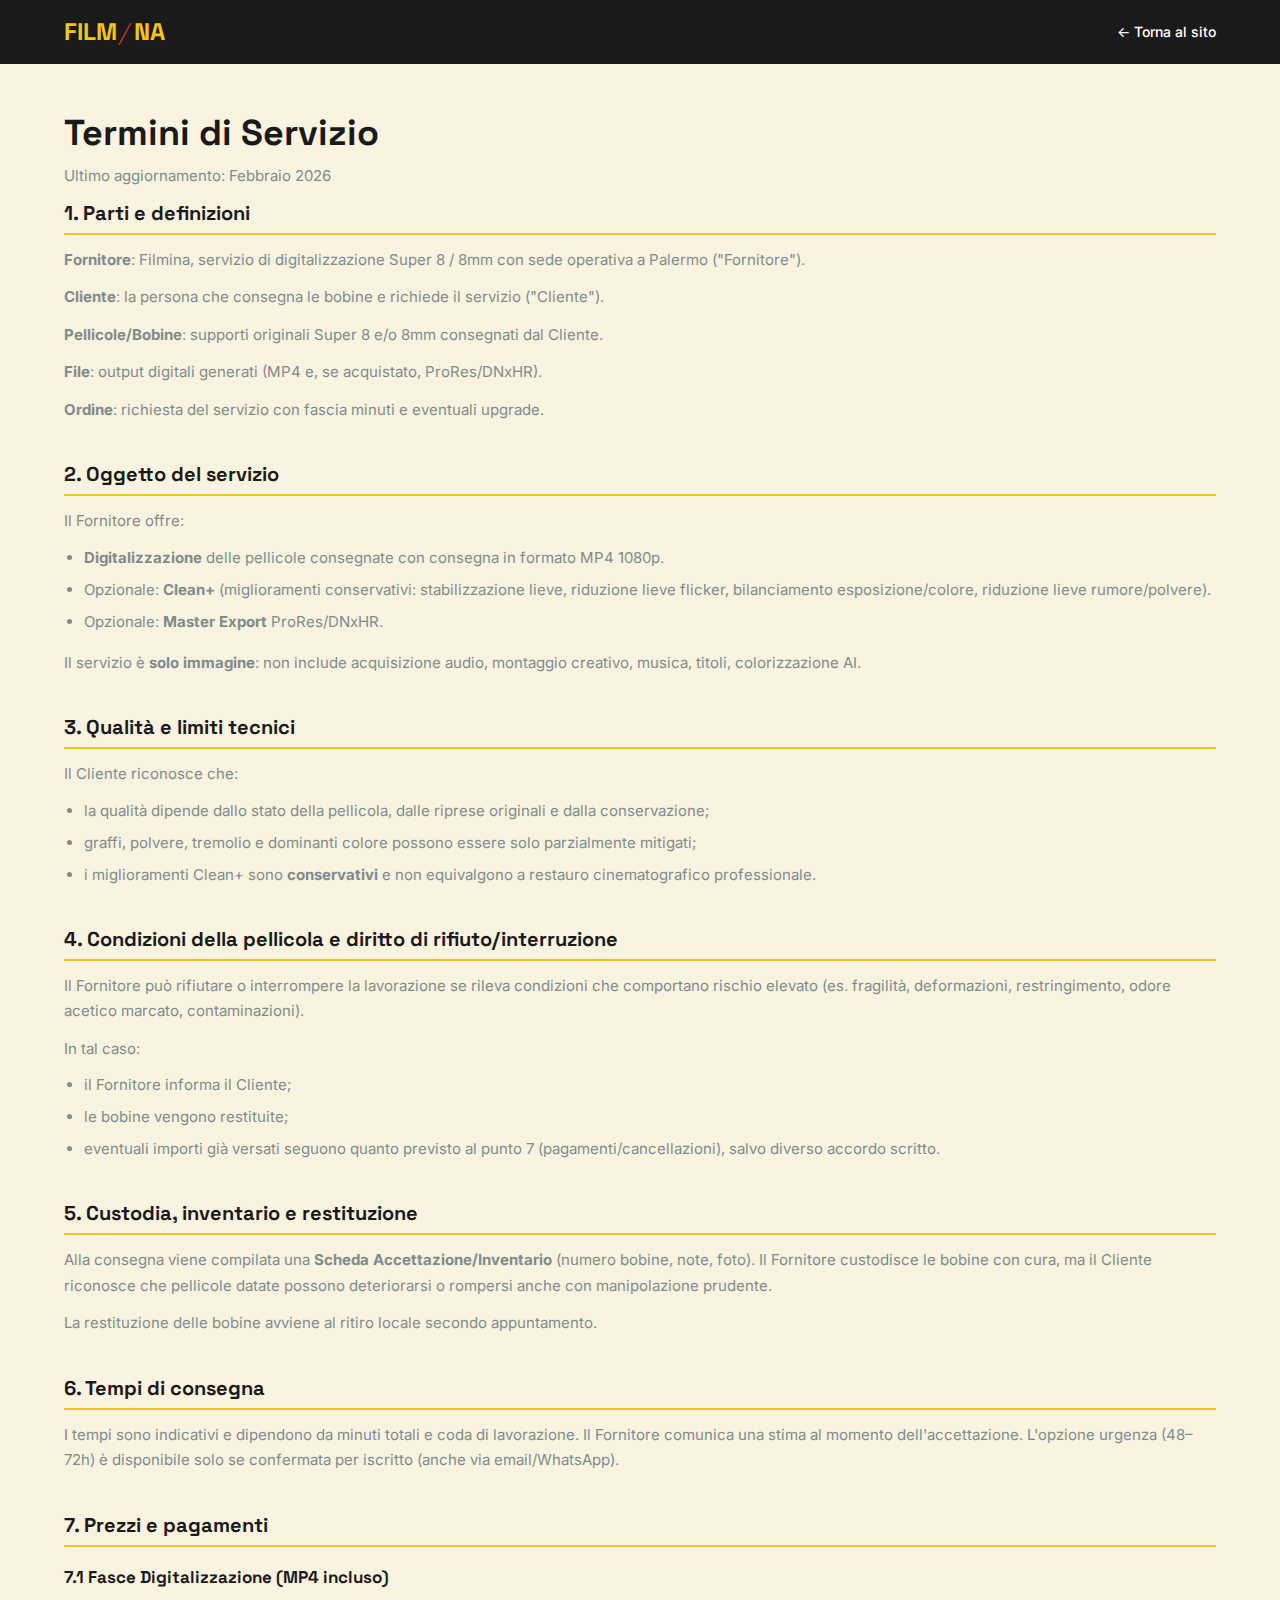
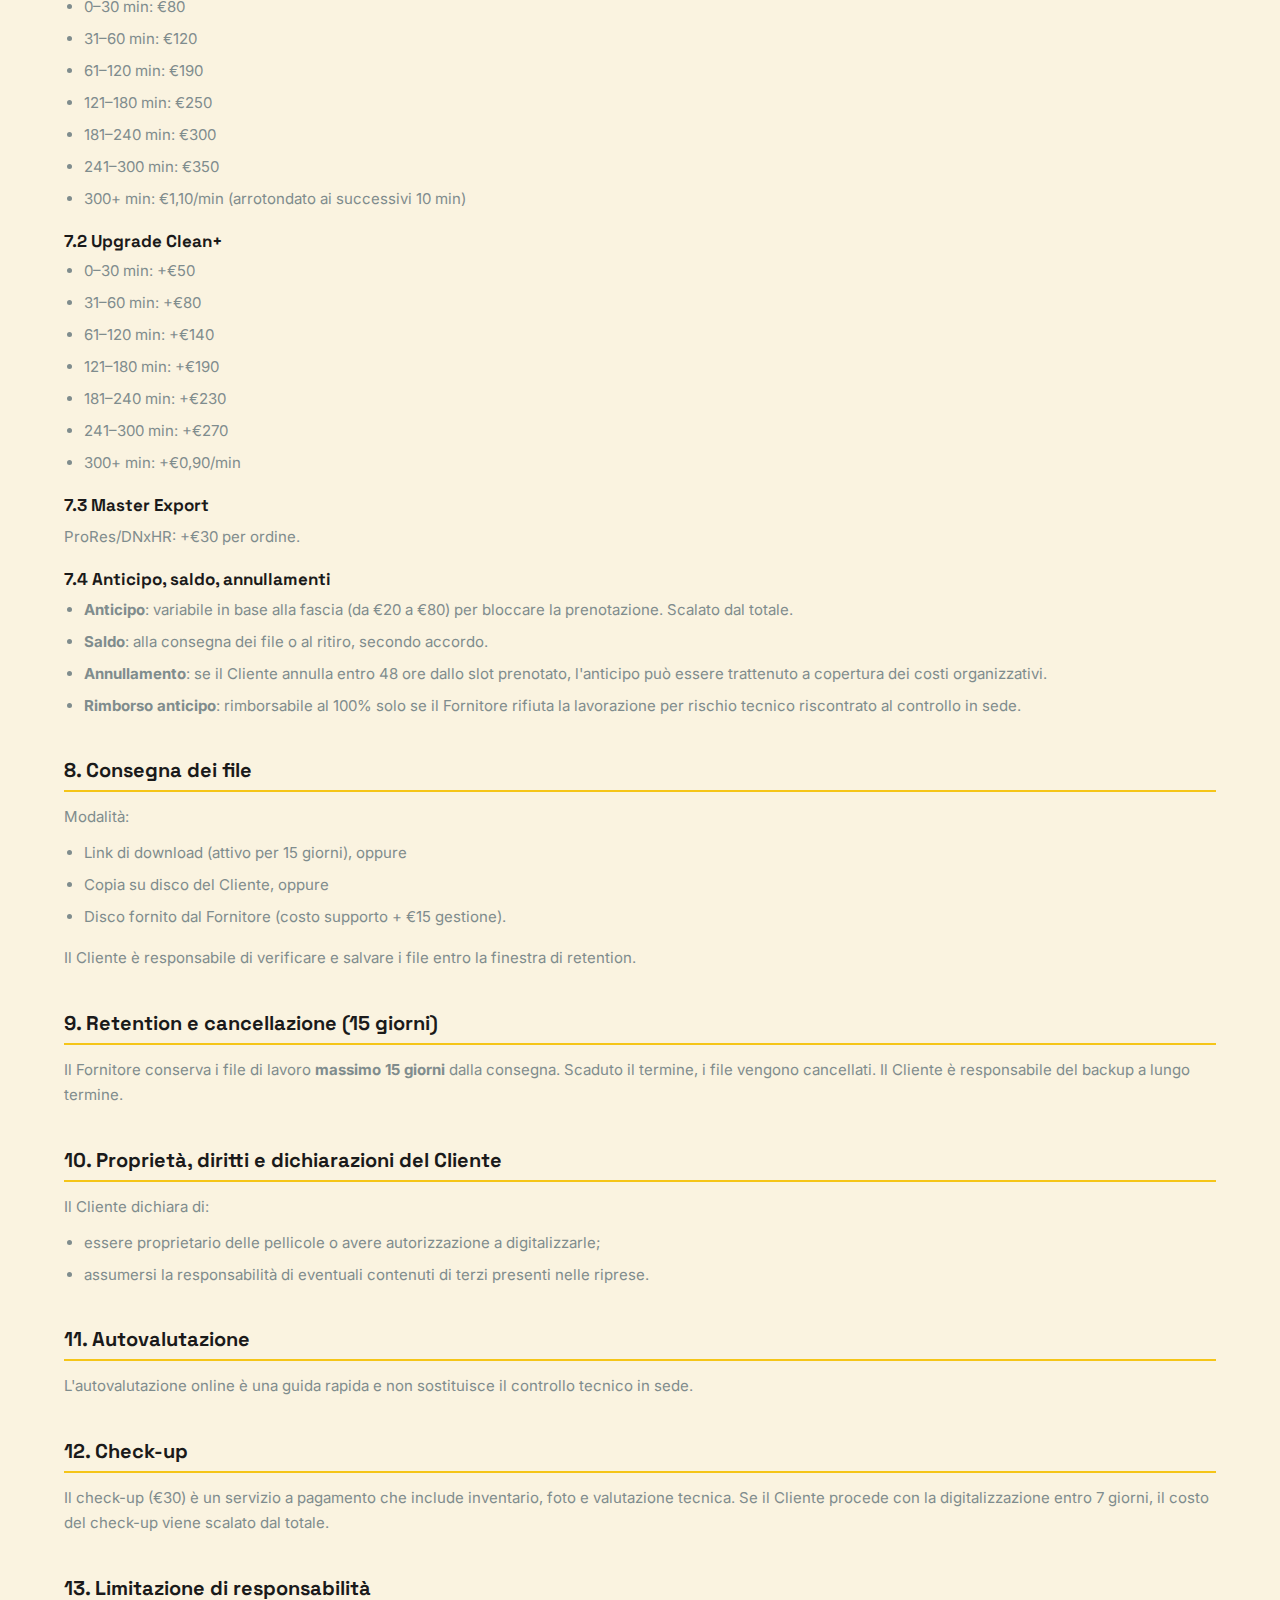
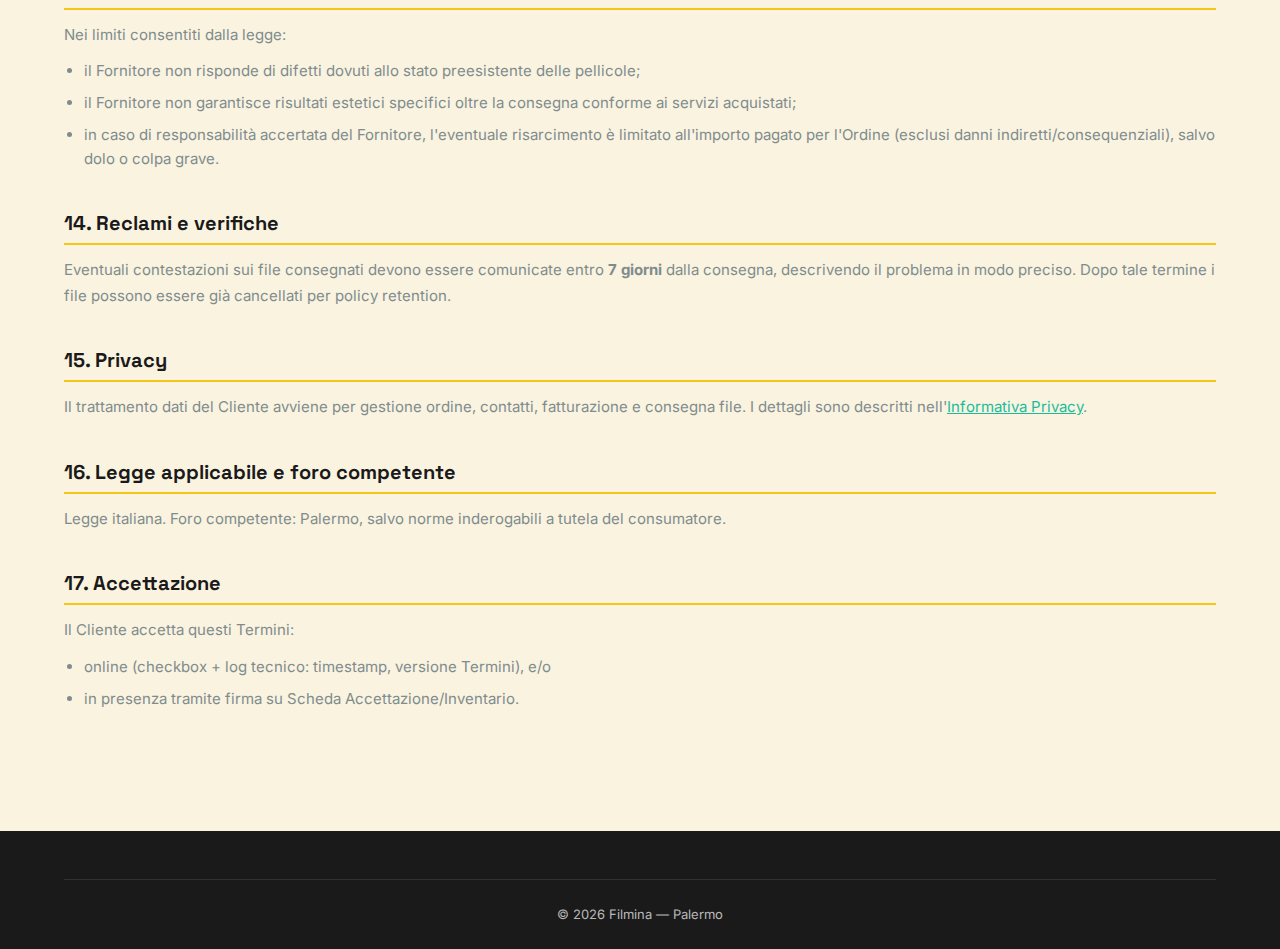
<file: termini.html>
<!DOCTYPE html>
<html lang="it">
<head>
  <meta charset="UTF-8">
  <meta name="viewport" content="width=device-width, initial-scale=1.0">
  <meta name="description" content="Filmina — Termini di Servizio per la digitalizzazione Super 8 e 8mm a Palermo.">
  <meta name="theme-color" content="#1A1A1A">
  <title>Termini di Servizio — Filmina</title>
  <link rel="preconnect" href="https://fonts.googleapis.com">
  <link rel="preconnect" href="https://fonts.gstatic.com" crossorigin>
  <link href="https://fonts.googleapis.com/css2?family=Inter:wght@400;500;600;700&family=Space+Grotesk:wght@400;500;600;700&display=swap" rel="stylesheet">
  <link rel="stylesheet" href="css/style.css">
</head>
<body class="legal-page">

  <a href="#" class="skip-link" onclick="document.querySelector('.legal-content').focus()">Vai al contenuto principale</a>

  <!-- ===== Navigation ===== -->
  <nav class="navbar" role="navigation" aria-label="Navigazione principale">
    <div class="container">
      <a href="index.html" class="nav-logo" aria-label="Filmina — Home">FILM<span class="slash">/</span>NA</a>
      <ul class="nav-links" id="navLinks" role="menubar">
        <li role="none"><a href="index.html" role="menuitem">← Torna al sito</a></li>
      </ul>
      <button class="hamburger" id="hamburger" aria-label="Apri menu" aria-expanded="false">
        <span></span>
        <span></span>
        <span></span>
      </button>
    </div>
  </nav>

  <!-- ===== Content ===== -->
  <div class="legal-content" tabindex="-1">
    <div class="container">
      <h1>Termini di Servizio</h1>
      <p class="legal-updated">Ultimo aggiornamento: Febbraio 2026</p>

      <section>
        <h2>1. Parti e definizioni</h2>
        <p><strong>Fornitore</strong>: Filmina, servizio di digitalizzazione Super 8 / 8mm con sede operativa a Palermo ("Fornitore").</p>
        <p><strong>Cliente</strong>: la persona che consegna le bobine e richiede il servizio ("Cliente").</p>
        <p><strong>Pellicole/Bobine</strong>: supporti originali Super 8 e/o 8mm consegnati dal Cliente.</p>
        <p><strong>File</strong>: output digitali generati (MP4 e, se acquistato, ProRes/DNxHR).</p>
        <p><strong>Ordine</strong>: richiesta del servizio con fascia minuti e eventuali upgrade.</p>
      </section>

      <section>
        <h2>2. Oggetto del servizio</h2>
        <p>Il Fornitore offre:</p>
        <ul>
          <li><strong>Digitalizzazione</strong> delle pellicole consegnate con consegna in formato MP4 1080p.</li>
          <li>Opzionale: <strong>Clean+</strong> (miglioramenti conservativi: stabilizzazione lieve, riduzione lieve flicker, bilanciamento esposizione/colore, riduzione lieve rumore/polvere).</li>
          <li>Opzionale: <strong>Master Export</strong> ProRes/DNxHR.</li>
        </ul>
        <p>Il servizio è <strong>solo immagine</strong>: non include acquisizione audio, montaggio creativo, musica, titoli, colorizzazione AI.</p>
      </section>

      <section>
        <h2>3. Qualità e limiti tecnici</h2>
        <p>Il Cliente riconosce che:</p>
        <ul>
          <li>la qualità dipende dallo stato della pellicola, dalle riprese originali e dalla conservazione;</li>
          <li>graffi, polvere, tremolio e dominanti colore possono essere solo parzialmente mitigati;</li>
          <li>i miglioramenti Clean+ sono <strong>conservativi</strong> e non equivalgono a restauro cinematografico professionale.</li>
        </ul>
      </section>

      <section>
        <h2>4. Condizioni della pellicola e diritto di rifiuto/interruzione</h2>
        <p>Il Fornitore può rifiutare o interrompere la lavorazione se rileva condizioni che comportano rischio elevato (es. fragilità, deformazioni, restringimento, odore acetico marcato, contaminazioni).</p>
        <p>In tal caso:</p>
        <ul>
          <li>il Fornitore informa il Cliente;</li>
          <li>le bobine vengono restituite;</li>
          <li>eventuali importi già versati seguono quanto previsto al punto 7 (pagamenti/cancellazioni), salvo diverso accordo scritto.</li>
        </ul>
      </section>

      <section>
        <h2>5. Custodia, inventario e restituzione</h2>
        <p>Alla consegna viene compilata una <strong>Scheda Accettazione/Inventario</strong> (numero bobine, note, foto). Il Fornitore custodisce le bobine con cura, ma il Cliente riconosce che pellicole datate possono deteriorarsi o rompersi anche con manipolazione prudente.</p>
        <p>La restituzione delle bobine avviene al ritiro locale secondo appuntamento.</p>
      </section>

      <section>
        <h2>6. Tempi di consegna</h2>
        <p>I tempi sono indicativi e dipendono da minuti totali e coda di lavorazione. Il Fornitore comunica una stima al momento dell'accettazione. L'opzione urgenza (48–72h) è disponibile solo se confermata per iscritto (anche via email/WhatsApp).</p>
      </section>

      <section>
        <h2>7. Prezzi e pagamenti</h2>

        <h3>7.1 Fasce Digitalizzazione (MP4 incluso)</h3>
        <ul>
          <li>0–30 min: €80</li>
          <li>31–60 min: €120</li>
          <li>61–120 min: €190</li>
          <li>121–180 min: €250</li>
          <li>181–240 min: €300</li>
          <li>241–300 min: €350</li>
          <li>300+ min: €1,10/min (arrotondato ai successivi 10 min)</li>
        </ul>

        <h3>7.2 Upgrade Clean+</h3>
        <ul>
          <li>0–30 min: +€50</li>
          <li>31–60 min: +€80</li>
          <li>61–120 min: +€140</li>
          <li>121–180 min: +€190</li>
          <li>181–240 min: +€230</li>
          <li>241–300 min: +€270</li>
          <li>300+ min: +€0,90/min</li>
        </ul>

        <h3>7.3 Master Export</h3>
        <p>ProRes/DNxHR: +€30 per ordine.</p>

        <h3>7.4 Anticipo, saldo, annullamenti</h3>
        <ul>
          <li><strong>Anticipo</strong>: variabile in base alla fascia (da €20 a €80) per bloccare la prenotazione. Scalato dal totale.</li>
          <li><strong>Saldo</strong>: alla consegna dei file o al ritiro, secondo accordo.</li>
          <li><strong>Annullamento</strong>: se il Cliente annulla entro 48 ore dallo slot prenotato, l'anticipo può essere trattenuto a copertura dei costi organizzativi.</li>
          <li><strong>Rimborso anticipo</strong>: rimborsabile al 100% solo se il Fornitore rifiuta la lavorazione per rischio tecnico riscontrato al controllo in sede.</li>
        </ul>
      </section>

      <section>
        <h2>8. Consegna dei file</h2>
        <p>Modalità:</p>
        <ul>
          <li>Link di download (attivo per 15 giorni), oppure</li>
          <li>Copia su disco del Cliente, oppure</li>
          <li>Disco fornito dal Fornitore (costo supporto + €15 gestione).</li>
        </ul>
        <p>Il Cliente è responsabile di verificare e salvare i file entro la finestra di retention.</p>
      </section>

      <section>
        <h2>9. Retention e cancellazione (15 giorni)</h2>
        <p>Il Fornitore conserva i file di lavoro <strong>massimo 15 giorni</strong> dalla consegna. Scaduto il termine, i file vengono cancellati. Il Cliente è responsabile del backup a lungo termine.</p>
      </section>

      <section>
        <h2>10. Proprietà, diritti e dichiarazioni del Cliente</h2>
        <p>Il Cliente dichiara di:</p>
        <ul>
          <li>essere proprietario delle pellicole o avere autorizzazione a digitalizzarle;</li>
          <li>assumersi la responsabilità di eventuali contenuti di terzi presenti nelle riprese.</li>
        </ul>
      </section>

      <section>
        <h2>11. Autovalutazione</h2>
        <p>L'autovalutazione online è una guida rapida e non sostituisce il controllo tecnico in sede.</p>
      </section>

      <section>
        <h2>12. Check-up</h2>
        <p>Il check-up (€30) è un servizio a pagamento che include inventario, foto e valutazione tecnica. Se il Cliente procede con la digitalizzazione entro 7 giorni, il costo del check-up viene scalato dal totale.</p>
      </section>

      <section>
        <h2>13. Limitazione di responsabilità</h2>
        <p>Nei limiti consentiti dalla legge:</p>
        <ul>
          <li>il Fornitore non risponde di difetti dovuti allo stato preesistente delle pellicole;</li>
          <li>il Fornitore non garantisce risultati estetici specifici oltre la consegna conforme ai servizi acquistati;</li>
          <li>in caso di responsabilità accertata del Fornitore, l'eventuale risarcimento è limitato all'importo pagato per l'Ordine (esclusi danni indiretti/consequenziali), salvo dolo o colpa grave.</li>
        </ul>
      </section>

      <section>
        <h2>14. Reclami e verifiche</h2>
        <p>Eventuali contestazioni sui file consegnati devono essere comunicate entro <strong>7 giorni</strong> dalla consegna, descrivendo il problema in modo preciso. Dopo tale termine i file possono essere già cancellati per policy retention.</p>
      </section>

      <section>
        <h2>15. Privacy</h2>
        <p>Il trattamento dati del Cliente avviene per gestione ordine, contatti, fatturazione e consegna file. I dettagli sono descritti nell'<a href="privacy.html">Informativa Privacy</a>.</p>
      </section>

      <section>
        <h2>16. Legge applicabile e foro competente</h2>
        <p>Legge italiana. Foro competente: Palermo, salvo norme inderogabili a tutela del consumatore.</p>
      </section>

      <section>
        <h2>17. Accettazione</h2>
        <p>Il Cliente accetta questi Termini:</p>
        <ul>
          <li>online (checkbox + log tecnico: timestamp, versione Termini), e/o</li>
          <li>in presenza tramite firma su Scheda Accettazione/Inventario.</li>
        </ul>
      </section>
    </div>
  </div>

  <!-- ===== Footer ===== -->
  <footer class="footer" role="contentinfo">
    <div class="container">
      <div class="footer-bottom">
        <p>&copy; <script>document.write(new Date().getFullYear())</script> Filmina — Palermo</p>
      </div>
    </div>
  </footer>

  <script src="js/main.js"></script>
</body>
</html>
</file>
<file: css/style.css>
/* ===== CSS Custom Properties ===== */
:root {
  --film-yellow: #F5C518;
  --carbon-black: #1A1A1A;
  --paper-cream: #FAF3E0;
  --burnt-red: #C0392B;
  --tape-teal: #1ABC9C;
  --dust-grey: #7F8C8D;
  --white: #FFFFFF;

  --font-heading: 'Space Grotesk', sans-serif;
  --font-body: 'Inter', sans-serif;

  --shadow-sm: 0 2px 8px rgba(0, 0, 0, 0.08);
  --shadow-md: 0 4px 16px rgba(0, 0, 0, 0.12);
  --shadow-lg: 0 8px 32px rgba(0, 0, 0, 0.16);
  --radius: 8px;
  --radius-lg: 16px;
  --transition: 0.3s ease;
}

/* ===== Reset & Base ===== */
*,
*::before,
*::after {
  margin: 0;
  padding: 0;
  box-sizing: border-box;
}

html {
  scroll-behavior: smooth;
  font-size: 16px;
}

body {
  font-family: var(--font-body);
  color: var(--carbon-black);
  background-color: var(--paper-cream);
  line-height: 1.6;
  -webkit-font-smoothing: antialiased;
}

h1, h2, h3, h4, h5, h6 {
  font-family: var(--font-heading);
  font-weight: 700;
  line-height: 1.2;
}

a {
  color: inherit;
  text-decoration: none;
}

img {
  max-width: 100%;
  display: block;
}

ul {
  list-style: none;
}

button {
  cursor: pointer;
  font-family: var(--font-body);
  border: none;
  background: none;
}

.container {
  width: 100%;
  max-width: 1200px;
  margin: 0 auto;
  padding: 0 1.5rem;
}

.section {
  padding: 5rem 0;
}

.section-title {
  font-size: 2.25rem;
  margin-bottom: 1rem;
  text-align: center;
}

.section-subtitle {
  font-size: 1.125rem;
  color: var(--dust-grey);
  text-align: center;
  max-width: 600px;
  margin: 0 auto 3rem;
}

/* ===== Buttons ===== */
.btn {
  display: inline-flex;
  align-items: center;
  justify-content: center;
  gap: 0.5rem;
  padding: 0.875rem 2rem;
  border-radius: var(--radius);
  font-weight: 600;
  font-size: 1rem;
  transition: all var(--transition);
  white-space: nowrap;
}

.btn-primary {
  background: var(--burnt-red);
  color: var(--white);
}

.btn-primary:hover {
  background: #a93226;
  transform: translateY(-2px);
  box-shadow: var(--shadow-md);
}

.btn-secondary {
  background: transparent;
  color: var(--carbon-black);
  border: 2px solid var(--carbon-black);
}

.btn-secondary:hover {
  background: var(--carbon-black);
  color: var(--white);
  transform: translateY(-2px);
}

.btn-yellow {
  background: var(--film-yellow);
  color: var(--carbon-black);
  font-weight: 700;
}

.btn-yellow:hover {
  background: #e0b316;
  transform: translateY(-2px);
  box-shadow: var(--shadow-md);
}

.btn-teal {
  background: var(--tape-teal);
  color: var(--white);
}

.btn-teal:hover {
  background: #16a085;
  transform: translateY(-2px);
  box-shadow: var(--shadow-md);
}

/* ===== Navigation ===== */
.navbar {
  position: fixed;
  top: 0;
  left: 0;
  right: 0;
  z-index: 1000;
  background: var(--carbon-black);
  padding: 0 1.5rem;
  height: 64px;
  display: flex;
  align-items: center;
  transition: box-shadow var(--transition);
}

.navbar.scrolled {
  box-shadow: var(--shadow-lg);
}

.navbar .container {
  display: flex;
  align-items: center;
  justify-content: space-between;
  width: 100%;
}

.nav-logo {
  font-family: var(--font-heading);
  font-size: 1.5rem;
  font-weight: 700;
  color: var(--film-yellow);
  display: flex;
  align-items: center;
  gap: 0.25rem;
}

.nav-logo .slash {
  color: var(--burnt-red);
  font-weight: 300;
  transform: skewX(-12deg);
  display: inline-block;
}

.nav-links {
  display: flex;
  align-items: center;
  gap: 2rem;
}

.nav-links a {
  color: var(--white);
  font-size: 0.875rem;
  font-weight: 500;
  transition: color var(--transition);
  position: relative;
}

.nav-links a::after {
  content: '';
  position: absolute;
  bottom: -4px;
  left: 0;
  width: 0;
  height: 2px;
  background: var(--film-yellow);
  transition: width var(--transition);
}

.nav-links a:hover::after {
  width: 100%;
}

.nav-links a:hover {
  color: var(--film-yellow);
}

.nav-cta {
  background: var(--burnt-red);
  color: var(--white) !important;
  padding: 0.5rem 1.25rem;
  border-radius: var(--radius);
  font-weight: 600 !important;
}

.nav-cta::after {
  display: none !important;
}

.nav-cta:hover {
  background: #a93226;
  color: var(--white) !important;
}

.hamburger {
  display: none;
  flex-direction: column;
  gap: 5px;
  cursor: pointer;
  z-index: 1001;
}

.hamburger span {
  width: 24px;
  height: 2px;
  background: var(--white);
  transition: all var(--transition);
}

.hamburger.active span:nth-child(1) {
  transform: rotate(45deg) translateY(5px) translateX(5px);
}

.hamburger.active span:nth-child(2) {
  opacity: 0;
}

.hamburger.active span:nth-child(3) {
  transform: rotate(-45deg) translateY(-5px) translateX(5px);
}

/* ===== Hero ===== */
.hero {
  min-height: 100vh;
  display: flex;
  align-items: center;
  position: relative;
  overflow: hidden;
  padding-top: 64px;
  background: var(--paper-cream);
}

.hero::before {
  content: '';
  position: absolute;
  top: 0;
  right: 0;
  width: 55%;
  height: 100%;
  background: var(--film-yellow);
  clip-path: polygon(15% 0, 100% 0, 100% 100%, 0% 100%);
  z-index: 0;
}

.hero::after {
  content: '';
  position: absolute;
  bottom: 0;
  left: 0;
  right: 0;
  height: 120px;
  background: repeating-linear-gradient(
    -45deg,
    transparent,
    transparent 10px,
    rgba(245, 197, 24, 0.1) 10px,
    rgba(245, 197, 24, 0.1) 20px
  );
  z-index: 1;
}

.hero .container {
  position: relative;
  z-index: 2;
}

.hero-content {
  max-width: 600px;
}

.hero-badge {
  display: inline-flex;
  align-items: center;
  gap: 0.5rem;
  background: var(--carbon-black);
  color: var(--film-yellow);
  padding: 0.375rem 1rem;
  border-radius: 100px;
  font-size: 0.8125rem;
  font-weight: 600;
  margin-bottom: 1.5rem;
}

.hero-badge::before {
  content: '📍';
}

.hero h1 {
  font-size: 3rem;
  margin-bottom: 1.25rem;
  line-height: 1.1;
}

.hero h1 span {
  color: var(--burnt-red);
}

.hero-subtitle {
  font-size: 1.125rem;
  color: var(--dust-grey);
  margin-bottom: 2rem;
  max-width: 480px;
}

.hero-cta {
  display: flex;
  gap: 1rem;
  flex-wrap: wrap;
}

/* ===== Perché Section ===== */
.perche {
  background: var(--white);
  position: relative;
}

.perche::before {
  content: '';
  position: absolute;
  top: 0;
  left: 0;
  right: 0;
  height: 4px;
  background: linear-gradient(90deg, var(--film-yellow), var(--burnt-red), var(--tape-teal));
}

.perche-grid {
  display: grid;
  grid-template-columns: repeat(3, 1fr);
  gap: 2rem;
  margin-bottom: 2rem;
}

.perche-card {
  text-align: center;
  padding: 2.5rem 1.5rem;
  border-radius: var(--radius-lg);
  background: var(--paper-cream);
  transition: transform var(--transition), box-shadow var(--transition);
}

.perche-card:hover {
  transform: translateY(-4px);
  box-shadow: var(--shadow-md);
}

.perche-icon {
  width: 64px;
  height: 64px;
  border-radius: 50%;
  display: flex;
  align-items: center;
  justify-content: center;
  font-size: 1.75rem;
  margin: 0 auto 1.25rem;
}

.perche-card:nth-child(1) .perche-icon {
  background: rgba(245, 197, 24, 0.2);
}

.perche-card:nth-child(2) .perche-icon {
  background: rgba(26, 188, 156, 0.2);
}

.perche-card:nth-child(3) .perche-icon {
  background: rgba(192, 57, 43, 0.2);
}

.perche-card h3 {
  font-size: 1.25rem;
  margin-bottom: 0.75rem;
}

.perche-card p {
  color: var(--dust-grey);
  font-size: 0.9375rem;
}

.perche-baseline {
  text-align: center;
  font-family: var(--font-heading);
  font-size: 1.125rem;
  color: var(--dust-grey);
  font-style: italic;
}

/* ===== Services Section ===== */
.servizi {
  background: var(--carbon-black);
  color: var(--white);
  position: relative;
  overflow: hidden;
}

.servizi::before {
  content: '';
  position: absolute;
  top: 0;
  left: 0;
  right: 0;
  bottom: 0;
  background: repeating-linear-gradient(
    45deg,
    transparent,
    transparent 40px,
    rgba(245, 197, 24, 0.03) 40px,
    rgba(245, 197, 24, 0.03) 80px
  );
}

.servizi .container {
  position: relative;
  z-index: 1;
}

.servizi .section-subtitle {
  color: rgba(255, 255, 255, 0.6);
}

.servizi-grid {
  display: grid;
  grid-template-columns: repeat(3, 1fr);
  gap: 1.5rem;
}

.servizio-card {
  background: rgba(255, 255, 255, 0.05);
  border: 1px solid rgba(255, 255, 255, 0.1);
  border-radius: var(--radius-lg);
  padding: 2rem;
  position: relative;
  overflow: hidden;
  transition: all var(--transition);
}

.servizio-card:hover {
  border-color: var(--film-yellow);
  transform: translateY(-4px);
  box-shadow: 0 8px 32px rgba(245, 197, 24, 0.15);
}

.servizio-badge {
  display: inline-block;
  padding: 0.25rem 0.75rem;
  border-radius: 100px;
  font-size: 0.75rem;
  font-weight: 700;
  text-transform: uppercase;
  letter-spacing: 0.05em;
  margin-bottom: 1rem;
}

.servizio-card:nth-child(1) .servizio-badge {
  background: var(--film-yellow);
  color: var(--carbon-black);
}

.servizio-card:nth-child(2) .servizio-badge {
  background: var(--tape-teal);
  color: var(--white);
}

.servizio-card:nth-child(3) .servizio-badge {
  background: var(--burnt-red);
  color: var(--white);
}

.servizio-card h3 {
  font-size: 1.5rem;
  margin-bottom: 0.5rem;
}

.servizio-card .servizio-format {
  color: var(--film-yellow);
  font-size: 0.875rem;
  font-weight: 600;
  margin-bottom: 1.25rem;
}

.servizio-card ul {
  display: flex;
  flex-direction: column;
  gap: 0.625rem;
}

.servizio-card ul li {
  display: flex;
  align-items: flex-start;
  gap: 0.5rem;
  font-size: 0.9375rem;
  color: rgba(255, 255, 255, 0.8);
}

.servizio-card ul li::before {
  content: '✓';
  color: var(--tape-teal);
  font-weight: 700;
  flex-shrink: 0;
}

/* ===== Cosa NON Facciamo ===== */
.non-facciamo {
  background: var(--burnt-red);
  color: var(--white);
  padding: 3rem 0;
  position: relative;
}

.non-facciamo::before,
.non-facciamo::after {
  content: '';
  position: absolute;
  left: 0;
  right: 0;
  height: 20px;
  background: repeating-linear-gradient(
    90deg,
    var(--film-yellow) 0,
    var(--film-yellow) 20px,
    var(--carbon-black) 20px,
    var(--carbon-black) 40px
  );
}

.non-facciamo::before {
  top: 0;
}

.non-facciamo::after {
  bottom: 0;
}

.non-facciamo .container {
  position: relative;
  z-index: 1;
}

.non-facciamo h2 {
  text-align: center;
  font-size: 2rem;
  margin-bottom: 0.5rem;
}

.non-facciamo .non-subtitle {
  text-align: center;
  opacity: 0.9;
  margin-bottom: 2rem;
  font-size: 1rem;
}

.non-grid {
  display: grid;
  grid-template-columns: repeat(2, 1fr);
  gap: 1rem;
  max-width: 800px;
  margin: 0 auto;
}

.non-item {
  display: flex;
  align-items: center;
  gap: 0.75rem;
  background: rgba(0, 0, 0, 0.2);
  padding: 1rem 1.25rem;
  border-radius: var(--radius);
  font-weight: 500;
}

.non-item::before {
  content: '✕';
  display: flex;
  align-items: center;
  justify-content: center;
  width: 32px;
  height: 32px;
  border-radius: 50%;
  background: rgba(255, 255, 255, 0.2);
  font-weight: 700;
  flex-shrink: 0;
}

/* ===== Come Funziona (Timeline) ===== */
.come-funziona {
  background: var(--white);
  position: relative;
}

.timeline {
  position: relative;
  max-width: 700px;
  margin: 0 auto;
}

.timeline::before {
  content: '';
  position: absolute;
  left: 28px;
  top: 0;
  bottom: 0;
  width: 3px;
  background: linear-gradient(to bottom, var(--film-yellow), var(--tape-teal));
}

.timeline-item {
  display: flex;
  gap: 1.5rem;
  padding-bottom: 2.5rem;
  position: relative;
  opacity: 0;
  transform: translateX(-20px);
  transition: all 0.6s ease;
}

.timeline-item.visible {
  opacity: 1;
  transform: translateX(0);
}

.timeline-number {
  width: 56px;
  height: 56px;
  border-radius: 50%;
  background: var(--film-yellow);
  color: var(--carbon-black);
  font-family: var(--font-heading);
  font-weight: 700;
  font-size: 1.25rem;
  display: flex;
  align-items: center;
  justify-content: center;
  flex-shrink: 0;
  position: relative;
  z-index: 1;
  box-shadow: 0 0 0 6px var(--white);
}

.timeline-content {
  padding-top: 0.75rem;
}

.timeline-content h3 {
  font-size: 1.125rem;
  margin-bottom: 0.375rem;
}

.timeline-content p {
  color: var(--dust-grey);
  font-size: 0.9375rem;
}

/* ===== Pricing ===== */
.prezzi {
  background: var(--paper-cream);
  position: relative;
}

.prezzi-intro {
  text-align: center;
  margin-bottom: 3rem;
}

.pricing-shelf {
  display: grid;
  grid-template-columns: repeat(auto-fit, minmax(140px, 1fr));
  gap: 1rem;
  margin-bottom: 3rem;
}

.price-box {
  background: var(--white);
  border: 2px solid var(--carbon-black);
  border-radius: var(--radius);
  padding: 1.25rem 1rem;
  text-align: center;
  position: relative;
  transition: all var(--transition);
}

.price-box:hover {
  transform: translateY(-4px);
  box-shadow: var(--shadow-md);
  border-color: var(--film-yellow);
}

.price-box .minutes {
  font-family: var(--font-heading);
  font-size: 0.8125rem;
  font-weight: 600;
  color: var(--dust-grey);
  margin-bottom: 0.5rem;
}

.price-box .price {
  font-family: var(--font-heading);
  font-size: 1.75rem;
  font-weight: 700;
  color: var(--carbon-black);
}

.price-box .clean-price {
  display: inline-block;
  background: var(--tape-teal);
  color: var(--white);
  padding: 0.25rem 0.625rem;
  border-radius: 100px;
  font-size: 0.75rem;
  font-weight: 700;
  margin-top: 0.625rem;
  transform: rotate(-3deg);
}

.pricing-extras {
  display: grid;
  grid-template-columns: repeat(auto-fit, minmax(280px, 1fr));
  gap: 1.5rem;
  margin-bottom: 3rem;
}

.pricing-extra-card {
  background: var(--white);
  border-radius: var(--radius-lg);
  padding: 1.5rem;
  box-shadow: var(--shadow-sm);
}

.pricing-extra-card h3 {
  font-size: 1.125rem;
  margin-bottom: 1rem;
  display: flex;
  align-items: center;
  gap: 0.5rem;
}

.pricing-extra-card ul li {
  display: flex;
  justify-content: space-between;
  padding: 0.5rem 0;
  border-bottom: 1px solid rgba(0, 0, 0, 0.06);
  font-size: 0.9375rem;
}

.pricing-extra-card ul li:last-child {
  border-bottom: none;
}

.pricing-extra-card ul li span:last-child {
  font-weight: 600;
}

/* ===== Before/After ===== */
.prima-dopo {
  background: var(--carbon-black);
  color: var(--white);
}

.prima-dopo .section-subtitle {
  color: rgba(255, 255, 255, 0.6);
}

.comparison-grid {
  display: grid;
  grid-template-columns: repeat(2, 1fr);
  gap: 1.5rem;
  margin-bottom: 2rem;
}

.comparison-card {
  background: rgba(255, 255, 255, 0.05);
  border: 1px solid rgba(255, 255, 255, 0.1);
  border-radius: var(--radius-lg);
  overflow: hidden;
}

.comparison-label {
  background: var(--film-yellow);
  color: var(--carbon-black);
  padding: 0.625rem 1.25rem;
  font-family: var(--font-heading);
  font-weight: 700;
  font-size: 0.9375rem;
}

.comparison-images {
  display: grid;
  grid-template-columns: 1fr 1fr;
  gap: 0;
}

.comparison-img-wrapper {
  position: relative;
  overflow: hidden;
}

.comparison-img-wrapper img {
  display: block;
  width: 100%;
  height: auto;
}

.comparison-img-tag {
  position: absolute;
  top: 0.5rem;
  left: 0.5rem;
  background: rgba(255, 255, 255, 0.15);
  color: rgba(255, 255, 255, 0.7);
  font-family: var(--font-heading);
  font-size: 0.6875rem;
  font-weight: 600;
  padding: 0.2rem 0.5rem;
  border-radius: 4px;
  text-transform: uppercase;
  letter-spacing: 0.05em;
}

.comparison-img-tag--after {
  background: rgba(26, 188, 156, 0.25);
  color: var(--tape-teal);
}

.comparison-body {
  display: grid;
  grid-template-columns: 1fr auto 1fr;
  align-items: center;
  padding: 1.25rem;
  gap: 1rem;
}

.comparison-before,
.comparison-after {
  font-size: 0.875rem;
}

.comparison-before {
  color: rgba(255, 255, 255, 0.5);
}

.comparison-after {
  color: var(--tape-teal);
}

.comparison-arrow {
  font-size: 1.25rem;
  color: var(--film-yellow);
}

.comparison-disclaimer {
  text-align: center;
  font-size: 0.875rem;
  color: rgba(255, 255, 255, 0.5);
  font-style: italic;
}

/* ===== Trust / Policies ===== */
.trust {
  background: var(--white);
}

.trust-grid {
  display: grid;
  grid-template-columns: repeat(2, 1fr);
  gap: 1.5rem;
}

.trust-card {
  background: var(--paper-cream);
  border-radius: var(--radius-lg);
  padding: 2rem;
}

.trust-card h3 {
  font-size: 1.125rem;
  margin-bottom: 1rem;
  display: flex;
  align-items: center;
  gap: 0.5rem;
}

.trust-card p,
.trust-card li {
  font-size: 0.9375rem;
  color: var(--dust-grey);
  margin-bottom: 0.5rem;
}

.trust-card ul {
  padding-left: 0;
}

.trust-card ul li {
  display: flex;
  align-items: flex-start;
  gap: 0.5rem;
}

.trust-card ul li::before {
  content: '⚠';
  flex-shrink: 0;
}

/* ===== FAQ ===== */
.faq {
  background: var(--paper-cream);
}

.faq-list {
  max-width: 720px;
  margin: 0 auto;
}

.faq-item {
  background: var(--white);
  border-radius: var(--radius);
  margin-bottom: 0.75rem;
  overflow: hidden;
  box-shadow: var(--shadow-sm);
}

.faq-question {
  width: 100%;
  display: flex;
  align-items: center;
  justify-content: space-between;
  padding: 1.25rem 1.5rem;
  font-size: 1rem;
  font-weight: 600;
  font-family: var(--font-body);
  text-align: left;
  cursor: pointer;
  transition: background var(--transition);
}

.faq-question:hover {
  background: rgba(245, 197, 24, 0.08);
}

.faq-icon {
  width: 24px;
  height: 24px;
  position: relative;
  flex-shrink: 0;
}

.faq-icon::before,
.faq-icon::after {
  content: '';
  position: absolute;
  background: var(--carbon-black);
  transition: transform var(--transition);
}

.faq-icon::before {
  width: 2px;
  height: 14px;
  top: 5px;
  left: 11px;
}

.faq-icon::after {
  width: 14px;
  height: 2px;
  top: 11px;
  left: 5px;
}

.faq-item.active .faq-icon::before {
  transform: rotate(90deg);
}

.faq-answer {
  max-height: 0;
  overflow: hidden;
  transition: max-height 0.4s ease, padding 0.4s ease;
}

.faq-answer-inner {
  padding: 0 1.5rem 1.25rem;
  color: var(--dust-grey);
  font-size: 0.9375rem;
  line-height: 1.7;
}

/* ===== Booking CTA ===== */
.booking {
  background: var(--film-yellow);
  position: relative;
  overflow: hidden;
}

.booking::before {
  content: '';
  position: absolute;
  top: -50%;
  right: -10%;
  width: 400px;
  height: 400px;
  border-radius: 50%;
  background: rgba(255, 255, 255, 0.1);
}

.booking .container {
  position: relative;
  z-index: 1;
  text-align: center;
}

.booking h2 {
  font-size: 2.25rem;
  margin-bottom: 0.75rem;
}

.booking .booking-subtitle {
  font-size: 1.125rem;
  margin-bottom: 2.5rem;
  color: rgba(26, 26, 26, 0.7);
}

.booking-ctas {
  display: flex;
  justify-content: center;
  gap: 1rem;
  flex-wrap: wrap;
  margin-bottom: 2rem;
}

.booking-info {
  font-size: 0.875rem;
  color: rgba(26, 26, 26, 0.6);
}

.booking-info strong {
  color: var(--carbon-black);
}

/* ===== Footer ===== */
.footer {
  background: var(--carbon-black);
  color: rgba(255, 255, 255, 0.7);
  padding: 3rem 0 1.5rem;
}

.footer-content {
  display: grid;
  grid-template-columns: 2fr 1fr 1fr;
  gap: 2rem;
  margin-bottom: 2rem;
}

.footer-brand .nav-logo {
  margin-bottom: 0.75rem;
  font-size: 1.25rem;
}

.footer-brand p {
  font-size: 0.875rem;
  line-height: 1.6;
}

.footer h4 {
  color: var(--white);
  font-size: 0.875rem;
  text-transform: uppercase;
  letter-spacing: 0.05em;
  margin-bottom: 1rem;
}

.footer ul li {
  margin-bottom: 0.5rem;
}

.footer ul li a {
  font-size: 0.875rem;
  transition: color var(--transition);
}

.footer ul li a:hover {
  color: var(--film-yellow);
}

.footer-bottom {
  border-top: 1px solid rgba(255, 255, 255, 0.1);
  padding-top: 1.5rem;
  text-align: center;
  font-size: 0.8125rem;
}

/* ===== Scroll Animations ===== */
.fade-in {
  opacity: 0;
  transform: translateY(24px);
  transition: opacity 0.6s ease, transform 0.6s ease;
}

.fade-in.visible {
  opacity: 1;
  transform: translateY(0);
}

/* ===== FUNNEL STYLES ===== */
.funnel-page {
  min-height: 100vh;
  background: var(--paper-cream);
  padding-top: 64px;
}

.funnel-header {
  background: var(--carbon-black);
  color: var(--white);
  padding: 2rem 0;
  text-align: center;
}

.funnel-header h1 {
  font-size: 1.75rem;
  margin-bottom: 0.5rem;
}

.funnel-header p {
  color: rgba(255, 255, 255, 0.6);
  font-size: 0.9375rem;
}

.progress-bar {
  width: 100%;
  max-width: 600px;
  margin: 1.5rem auto 0;
  display: flex;
  gap: 4px;
}

.progress-step {
  flex: 1;
  height: 4px;
  background: rgba(255, 255, 255, 0.15);
  border-radius: 2px;
  transition: background var(--transition);
}

.progress-step.active {
  background: var(--film-yellow);
}

.progress-step.completed {
  background: var(--tape-teal);
}

.funnel-body {
  max-width: 640px;
  margin: 0 auto;
  padding: 2.5rem 1.5rem;
}

.funnel-step {
  display: none;
}

.funnel-step.active {
  display: block;
}

.funnel-step h2 {
  font-size: 1.5rem;
  margin-bottom: 0.5rem;
}

.funnel-step .step-desc {
  color: var(--dust-grey);
  margin-bottom: 2rem;
  font-size: 0.9375rem;
}

/* Step 0 - Choose path */
.path-cards {
  display: grid;
  grid-template-columns: 1fr 1fr;
  gap: 1.5rem;
}

.path-card {
  background: var(--white);
  border: 2px solid transparent;
  border-radius: var(--radius-lg);
  padding: 2rem 1.5rem;
  text-align: center;
  cursor: pointer;
  transition: all var(--transition);
}

.path-card:hover {
  border-color: var(--film-yellow);
  box-shadow: var(--shadow-md);
  transform: translateY(-4px);
}

.path-card .path-icon {
  font-size: 2.5rem;
  margin-bottom: 1rem;
}

.path-card h3 {
  font-size: 1.125rem;
  margin-bottom: 0.5rem;
}

.path-card p {
  font-size: 0.875rem;
  color: var(--dust-grey);
}

/* Assessment */
.assessment-q {
  background: var(--white);
  border-radius: var(--radius);
  padding: 1.25rem 1.5rem;
  margin-bottom: 1rem;
  box-shadow: var(--shadow-sm);
}

.assessment-q p {
  font-weight: 600;
  margin-bottom: 0.75rem;
}

.assessment-options {
  display: flex;
  gap: 0.75rem;
}

.assessment-options label {
  display: flex;
  align-items: center;
  gap: 0.375rem;
  cursor: pointer;
  font-size: 0.9375rem;
  padding: 0.5rem 1rem;
  border-radius: var(--radius);
  border: 1.5px solid #ddd;
  transition: all var(--transition);
}

.assessment-options label:hover {
  border-color: var(--film-yellow);
}

.assessment-options input[type="radio"] {
  accent-color: var(--tape-teal);
}

.assessment-options input[type="radio"]:checked + span {
  font-weight: 600;
}

.assessment-options label:has(input:checked) {
  border-color: var(--tape-teal);
  background: rgba(26, 188, 156, 0.05);
}

/* Volume step */
.volume-field {
  margin-bottom: 1.5rem;
}

.volume-field label {
  display: block;
  font-weight: 600;
  margin-bottom: 0.5rem;
}

.volume-field select,
.volume-field input[type="number"] {
  width: 100%;
  padding: 0.75rem 1rem;
  border: 1.5px solid #ddd;
  border-radius: var(--radius);
  font-family: var(--font-body);
  font-size: 1rem;
  background: var(--white);
  transition: border-color var(--transition);
}

.volume-field select:focus,
.volume-field input[type="number"]:focus {
  outline: none;
  border-color: var(--tape-teal);
}

.reel-sizes {
  display: grid;
  grid-template-columns: 1fr 1fr;
  gap: 1rem;
}

.reel-size-item {
  background: var(--white);
  border-radius: var(--radius);
  padding: 1rem;
  box-shadow: var(--shadow-sm);
}

.reel-size-item label {
  display: block;
  font-weight: 600;
  font-size: 0.875rem;
  margin-bottom: 0.25rem;
}

.reel-size-item .size-info {
  font-size: 0.75rem;
  color: var(--dust-grey);
  margin-bottom: 0.5rem;
}

.reel-size-item input[type="number"] {
  width: 100%;
  padding: 0.5rem;
  border: 1.5px solid #ddd;
  border-radius: var(--radius);
  font-size: 1rem;
  text-align: center;
}

/* Tier display */
.tier-display {
  background: var(--white);
  border-radius: var(--radius-lg);
  padding: 2rem;
  text-align: center;
  box-shadow: var(--shadow-md);
  border: 2px solid var(--film-yellow);
}

.tier-display .tier-minutes {
  font-size: 0.9375rem;
  color: var(--dust-grey);
  margin-bottom: 0.5rem;
}

.tier-display .tier-price {
  font-family: var(--font-heading);
  font-size: 2.5rem;
  font-weight: 700;
  color: var(--carbon-black);
  margin-bottom: 0.25rem;
}

.tier-display .tier-advance {
  font-size: 0.875rem;
  color: var(--tape-teal);
  font-weight: 600;
  margin-bottom: 1rem;
}

.tier-display .tier-clean {
  background: var(--tape-teal);
  color: var(--white);
  display: inline-block;
  padding: 0.375rem 1rem;
  border-radius: 100px;
  font-size: 0.875rem;
  font-weight: 600;
}

/* Add-ons */
.addon-list {
  display: flex;
  flex-direction: column;
  gap: 0.75rem;
}

.addon-item {
  background: var(--white);
  border-radius: var(--radius);
  padding: 1rem 1.25rem;
  display: flex;
  align-items: center;
  gap: 0.75rem;
  box-shadow: var(--shadow-sm);
  cursor: pointer;
  transition: all var(--transition);
}

.addon-item:hover {
  box-shadow: var(--shadow-md);
}

.addon-item input[type="checkbox"] {
  width: 20px;
  height: 20px;
  accent-color: var(--tape-teal);
}

.addon-item .addon-info {
  flex: 1;
}

.addon-item .addon-info strong {
  display: block;
  font-size: 0.9375rem;
}

.addon-item .addon-info span {
  font-size: 0.8125rem;
  color: var(--dust-grey);
}

/* Identity form */
.form-field {
  margin-bottom: 1.25rem;
}

.form-field label {
  display: block;
  font-weight: 600;
  margin-bottom: 0.375rem;
  font-size: 0.9375rem;
}

.form-field input[type="text"],
.form-field input[type="email"],
.form-field input[type="tel"] {
  width: 100%;
  padding: 0.75rem 1rem;
  border: 1.5px solid #ddd;
  border-radius: var(--radius);
  font-family: var(--font-body);
  font-size: 1rem;
  transition: border-color var(--transition);
}

.form-field input:focus {
  outline: 2px solid var(--tape-teal);
  outline-offset: 2px;
  border-color: var(--tape-teal);
}

.declarations {
  margin-top: 2rem;
}

.declarations h3 {
  font-size: 1rem;
  margin-bottom: 1rem;
}

.declaration-item {
  display: flex;
  align-items: flex-start;
  gap: 0.625rem;
  margin-bottom: 0.75rem;
  font-size: 0.875rem;
  color: var(--dust-grey);
  cursor: pointer;
}

.declaration-item input[type="checkbox"] {
  margin-top: 3px;
  accent-color: var(--tape-teal);
  flex-shrink: 0;
}

/* Result */
.result-card {
  background: var(--white);
  border-radius: var(--radius-lg);
  padding: 2.5rem;
  text-align: center;
  box-shadow: var(--shadow-lg);
}

.result-card .result-icon {
  font-size: 3rem;
  margin-bottom: 1rem;
}

.result-card h2 {
  margin-bottom: 0.5rem;
}

.result-card .result-summary {
  color: var(--dust-grey);
  margin-bottom: 2rem;
  font-size: 0.9375rem;
}

.result-details {
  background: var(--paper-cream);
  border-radius: var(--radius);
  padding: 1.25rem;
  margin-bottom: 2rem;
  text-align: left;
}

.result-details .detail-row {
  display: flex;
  justify-content: space-between;
  padding: 0.5rem 0;
  border-bottom: 1px solid rgba(0, 0, 0, 0.06);
  font-size: 0.9375rem;
}

.result-details .detail-row:last-child {
  border-bottom: none;
  font-weight: 700;
}

.result-risk {
  background: #FFF3CD;
  border: 1px solid #FFEAA7;
  border-radius: var(--radius);
  padding: 1rem 1.25rem;
  margin-bottom: 2rem;
  text-align: left;
}

.result-risk h3 {
  font-size: 1rem;
  margin-bottom: 0.5rem;
  color: var(--burnt-red);
}

.result-risk ul li {
  font-size: 0.875rem;
  color: var(--dust-grey);
  margin-bottom: 0.375rem;
  padding-left: 1.25rem;
  position: relative;
}

.result-risk ul li::before {
  content: '⚠';
  position: absolute;
  left: 0;
}

/* Funnel navigation */
.funnel-nav {
  display: flex;
  justify-content: space-between;
  margin-top: 2rem;
  padding-top: 1.5rem;
  border-top: 1px solid rgba(0, 0, 0, 0.08);
}

.funnel-nav .btn {
  min-width: 140px;
}

/* ===== Responsive ===== */
@media (max-width: 1024px) {
  .servizi-grid {
    grid-template-columns: 1fr;
    max-width: 500px;
    margin: 0 auto;
  }

  .comparison-grid {
    grid-template-columns: 1fr;
  }

  .trust-grid {
    grid-template-columns: 1fr;
  }

  .footer-content {
    grid-template-columns: 1fr;
    gap: 1.5rem;
  }
}

@media (max-width: 768px) {
  .nav-links {
    position: fixed;
    top: 0;
    right: -100%;
    width: 80%;
    max-width: 320px;
    height: 100vh;
    background: var(--carbon-black);
    flex-direction: column;
    align-items: flex-start;
    padding: 5rem 2rem 2rem;
    gap: 1.5rem;
    transition: right var(--transition);
    box-shadow: var(--shadow-lg);
    z-index: 999;
  }

  .nav-links.open {
    right: 0;
  }

  .hamburger {
    display: flex;
  }

  .hero::before {
    width: 100%;
    clip-path: polygon(0 60%, 100% 40%, 100% 100%, 0% 100%);
    opacity: 0.6;
  }

  .hero h1 {
    font-size: 2rem;
  }

  .hero-cta {
    flex-direction: column;
  }

  .hero-cta .btn {
    width: 100%;
  }

  .section-title {
    font-size: 1.75rem;
  }

  .perche-grid {
    grid-template-columns: 1fr;
    max-width: 400px;
    margin: 0 auto 2rem;
  }

  .non-grid {
    grid-template-columns: 1fr;
  }

  .pricing-shelf {
    grid-template-columns: repeat(2, 1fr);
  }

  .pricing-extras {
    grid-template-columns: 1fr;
  }

  .path-cards {
    grid-template-columns: 1fr;
  }

  .reel-sizes {
    grid-template-columns: 1fr;
  }

  .booking h2 {
    font-size: 1.75rem;
  }

  .booking-ctas {
    flex-direction: column;
    align-items: center;
  }
}

@media (max-width: 480px) {
  .hero h1 {
    font-size: 1.625rem;
  }

  .section {
    padding: 3.5rem 0;
  }

  .timeline::before {
    left: 20px;
  }

  .timeline-number {
    width: 40px;
    height: 40px;
    font-size: 1rem;
  }

  .pricing-shelf {
    grid-template-columns: 1fr 1fr;
    gap: 0.75rem;
  }

  .price-box .price {
    font-size: 1.375rem;
  }

  .comparison-images {
    grid-template-columns: 1fr;
  }
}

/* ===== Legal Pages ===== */
.legal-page {
  padding-top: 64px;
  min-height: 100vh;
  background: var(--paper-cream);
}

.legal-content {
  padding: 3rem 0 5rem;
}

.legal-content h1 {
  font-size: 2.25rem;
  margin-bottom: 0.5rem;
}

.legal-updated {
  color: var(--dust-grey);
  font-size: 0.875rem;
  margin-bottom: 3rem;
}

.legal-content section {
  margin-bottom: 2.5rem;
}

.legal-content h2 {
  font-size: 1.25rem;
  margin-bottom: 0.75rem;
  padding-bottom: 0.5rem;
  border-bottom: 2px solid var(--film-yellow);
}

.legal-content h3 {
  font-size: 1.0625rem;
  margin-top: 1.25rem;
  margin-bottom: 0.5rem;
}

.legal-content p {
  font-size: 0.9375rem;
  color: var(--dust-grey);
  margin-bottom: 0.75rem;
  line-height: 1.7;
}

.legal-content ul {
  padding-left: 1.25rem;
  margin-bottom: 1rem;
}

.legal-content ul li {
  font-size: 0.9375rem;
  color: var(--dust-grey);
  margin-bottom: 0.5rem;
  line-height: 1.6;
  list-style: disc;
}

.legal-content a {
  color: var(--tape-teal);
  text-decoration: underline;
}

.legal-content a:hover {
  color: #16a085;
}

/* ===== Delivery Times Section ===== */
.tempi-grid {
  display: grid;
  grid-template-columns: repeat(3, 1fr);
  gap: 1.5rem;
  max-width: 800px;
  margin: 0 auto 2rem;
}

.tempo-card {
  background: var(--white);
  border-radius: var(--radius-lg);
  padding: 2rem 1.5rem;
  text-align: center;
  box-shadow: var(--shadow-sm);
  transition: transform var(--transition), box-shadow var(--transition);
}

.tempo-card:hover {
  transform: translateY(-4px);
  box-shadow: var(--shadow-md);
}

.tempo-card .tempo-range {
  font-family: var(--font-heading);
  font-size: 1.125rem;
  font-weight: 700;
  margin-bottom: 0.5rem;
}

.tempo-card .tempo-days {
  font-family: var(--font-heading);
  font-size: 1.5rem;
  font-weight: 700;
  color: var(--tape-teal);
  margin-bottom: 0.5rem;
}

.tempo-card .tempo-note {
  font-size: 0.8125rem;
  color: var(--dust-grey);
}

.tempi-disclaimer {
  text-align: center;
  font-size: 0.875rem;
  color: var(--dust-grey);
  font-style: italic;
}

@media (max-width: 768px) {
  .tempi-grid {
    grid-template-columns: 1fr;
    max-width: 400px;
  }
}

/* ===== Skip to Content ===== */
.skip-link {
  position: absolute;
  top: -100%;
  left: 0;
  background: var(--film-yellow);
  color: var(--carbon-black);
  padding: 0.75rem 1.5rem;
  z-index: 10000;
  font-weight: 600;
  border-radius: 0 0 var(--radius) 0;
  transition: top var(--transition);
}

.skip-link:focus {
  top: 0;
}
</file>
